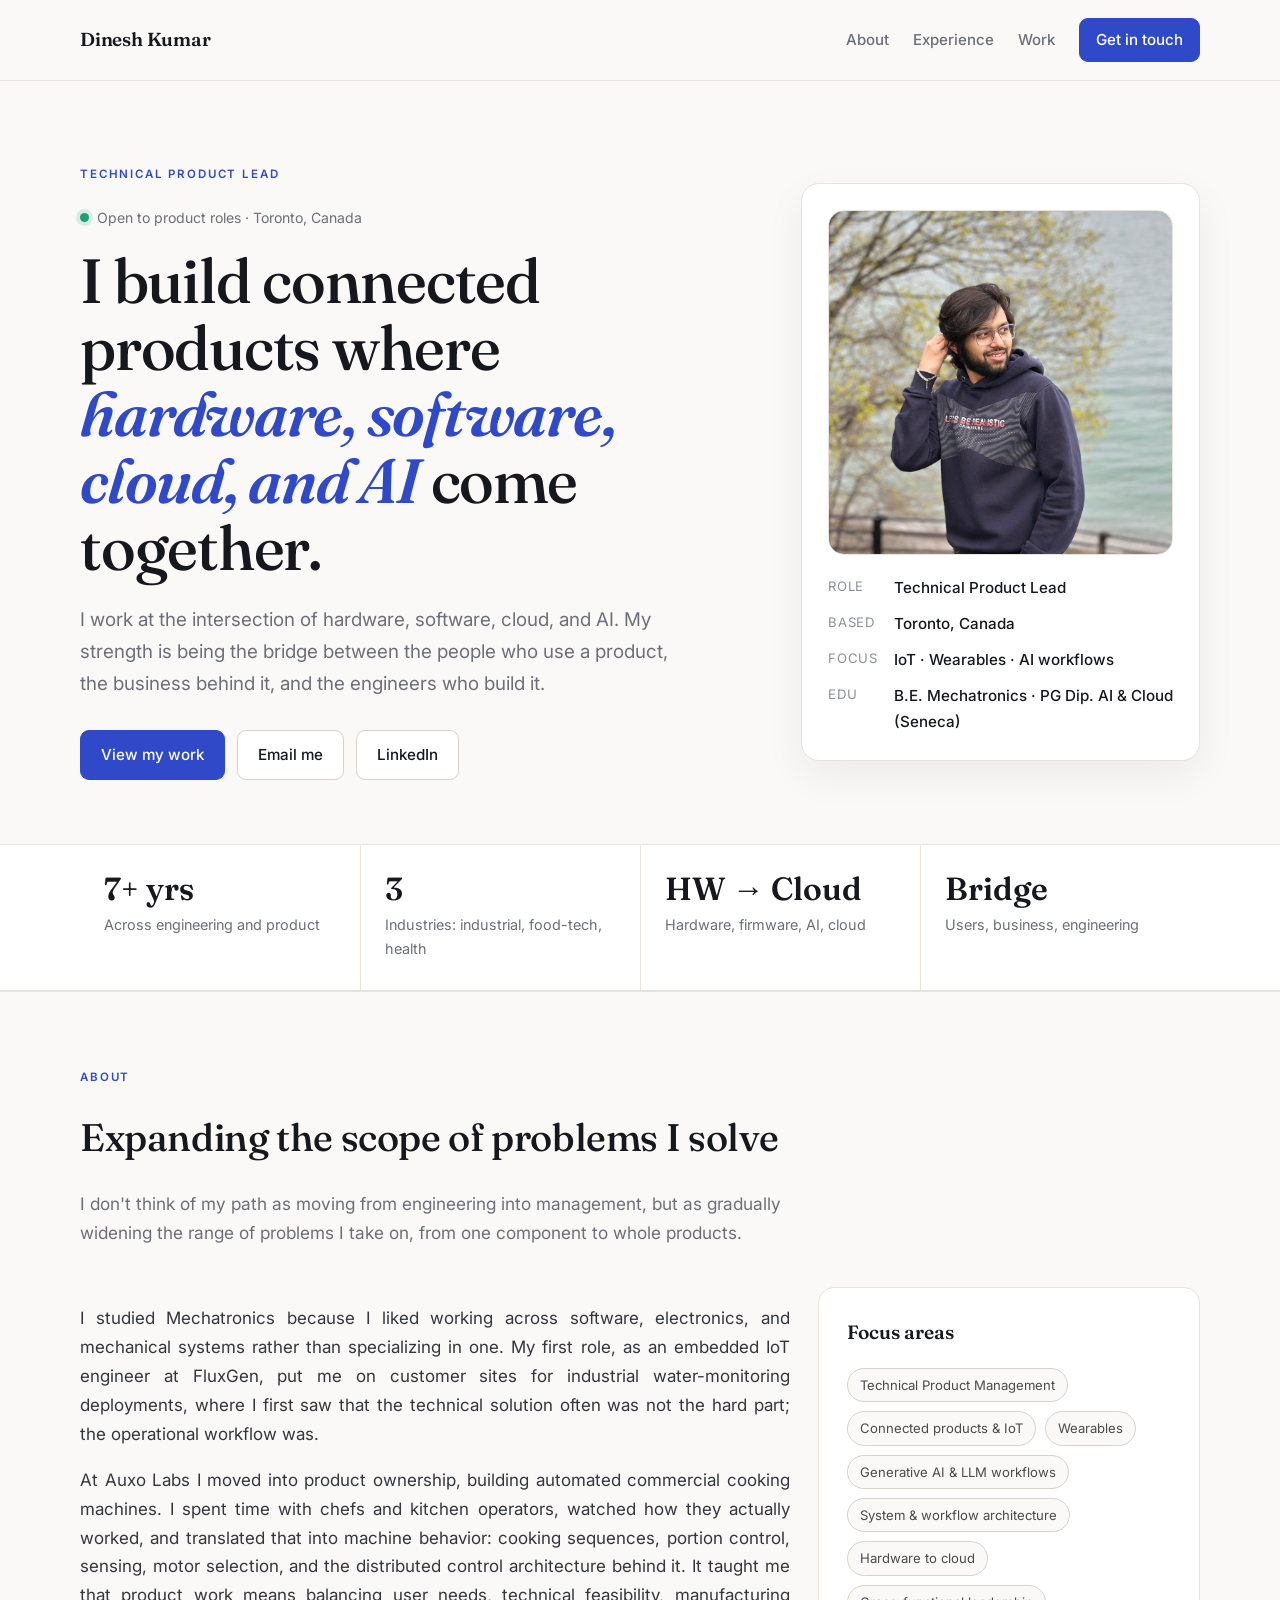
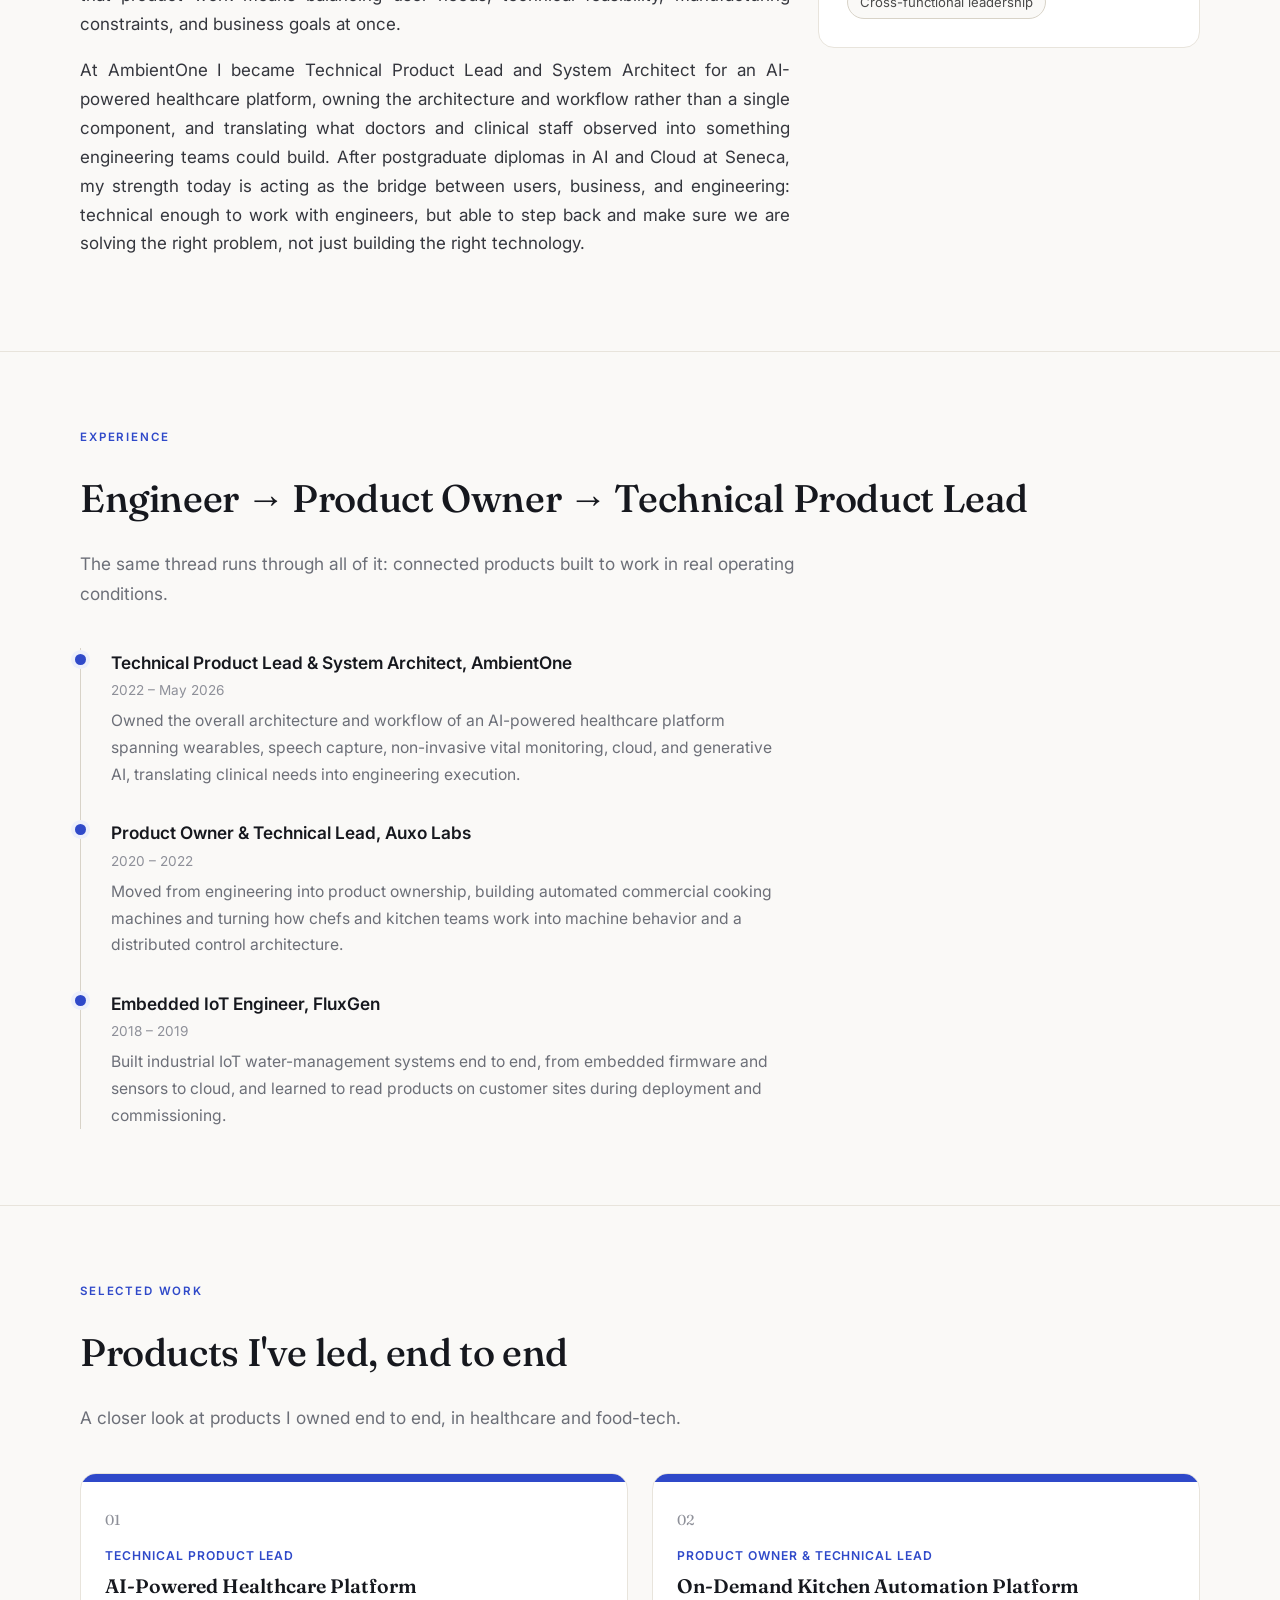
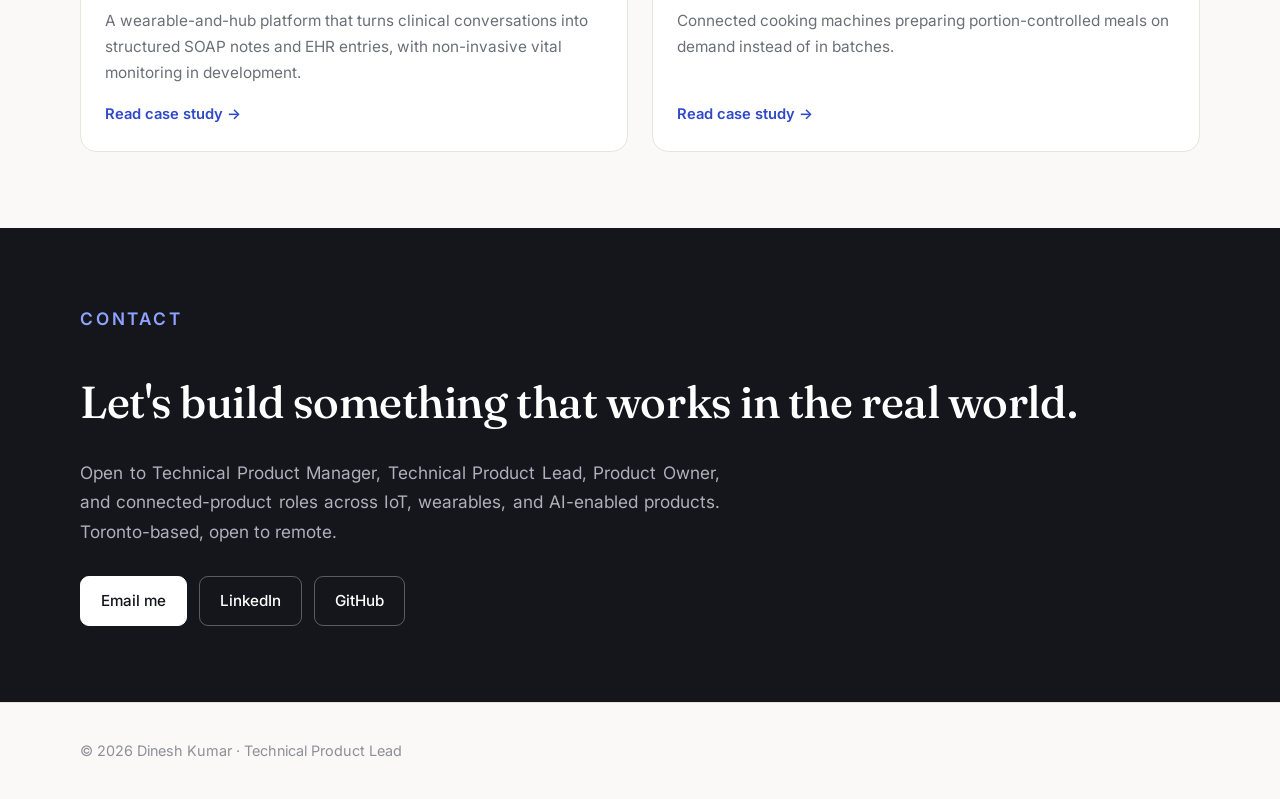
<file: index.html>
<!DOCTYPE html>
<html lang="en">
<head>
  <meta charset="UTF-8" />
  <meta name="viewport" content="width=device-width, initial-scale=1.0" />
  <title>Dinesh Kumar | Technical Product Lead</title>
  <meta name="description" content="Dinesh Kumar, Technical Product Lead based in Toronto. Connected products across IoT, wearables, and AI-enabled workflows, from hardware to cloud." />
  <meta name="author" content="Dinesh Kumar" />
  <link rel="canonical" href="https://dineshkumarmjb.github.io/" />
  <meta name="theme-color" content="#2f49c9" />

  <meta property="og:type" content="website" />
  <meta property="og:url" content="https://dineshkumarmjb.github.io/" />
  <meta property="og:title" content="Dinesh Kumar | Technical Product Lead" />
  <meta property="og:description" content="Connected products across IoT, wearables, and AI-enabled workflows, from hardware to cloud. Toronto-based." />
  <meta property="og:image" content="https://dineshkumarmjb.github.io/1.jpg" />

  <meta name="twitter:card" content="summary_large_image" />
  <meta name="twitter:title" content="Dinesh Kumar | Technical Product Lead" />
  <meta name="twitter:description" content="Connected products across IoT, wearables, and AI-enabled workflows, from hardware to cloud. Toronto-based." />
  <meta name="twitter:image" content="https://dineshkumarmjb.github.io/1.jpg" />

  <link rel="icon" href="data:image/svg+xml,%3Csvg xmlns='http://www.w3.org/2000/svg' viewBox='0 0 64 64'%3E%3Crect width='64' height='64' rx='14' fill='%232f49c9'/%3E%3Ctext x='32' y='43' font-family='Georgia,serif' font-size='30' font-weight='600' fill='white' text-anchor='middle'%3EDK%3C/text%3E%3C/svg%3E" />

  <script type="application/ld+json">
  {
    "@context": "https://schema.org",
    "@type": "Person",
    "name": "Dinesh Kumar",
    "jobTitle": "Technical Product Lead",
    "url": "https://dineshkumarmjb.github.io/",
    "image": "https://dineshkumarmjb.github.io/1.jpg",
    "sameAs": [
      "https://www.linkedin.com/in/dinesh-kumar-manikka-balakrishnan-a70b88157",
      "https://github.com/dineshkumarmjb"
    ],
    "address": { "@type": "PostalAddress", "addressLocality": "Toronto", "addressRegion": "ON", "addressCountry": "CA" },
    "knowsAbout": ["IoT", "Wearables", "AI workflows", "Technical Product Management", "System Architecture", "Edge-to-cloud systems"]
  }
  </script>

  <link rel="stylesheet" href="assets/style.css" />
</head>

<body>
  <header>
    <div class="container nav">
      <div class="brand"><a href="index.html">Dinesh Kumar</a></div>
      <div class="nav-right">
        <nav class="nav-links">
          <a href="#about">About</a>
          <a href="#work">Experience</a>
          <a href="#projects">Work</a>
        </nav>
        <a class="button primary" href="#contact" style="padding:8px 16px;">Get in touch</a>
      </div>
    </div>
  </header>

  <main>
    <!-- ===================== HERO ===================== -->
    <section class="hero">
      <div class="container hero-grid">
        <div>
          <p class="eyebrow">Technical Product Lead</p>
          <div class="status"><span class="dot"></span> Open to product roles · Toronto, Canada</div>
          <h1>I build connected products where <span class="accent">hardware, software, cloud, and AI</span> come together.</h1>
          <p class="lead">
            I work at the intersection of hardware, software, cloud, and AI. My strength is being the bridge
            between the people who use a product, the business behind it, and the engineers who build it.
          </p>
          <div class="cta">
            <a class="button primary" href="#projects">View my work</a>
            <a class="button" href="mailto:dineshkumarmjb@gmail.com">Email me</a>
            <a class="button" href="https://www.linkedin.com/in/dinesh-kumar-manikka-balakrishnan-a70b88157" target="_blank" rel="noopener">LinkedIn</a>
          </div>
        </div>

        <aside class="snapshot">
          <img class="photo" src="1.jpg" alt="Dinesh Kumar" />
          <dl>
            <dt>Role</dt><dd>Technical Product Lead</dd>
            <dt>Based</dt><dd>Toronto, Canada</dd>
            <dt>Focus</dt><dd>IoT · Wearables · AI workflows</dd>
            <dt>Edu</dt><dd>B.E. Mechatronics · PG Dip. AI &amp; Cloud (Seneca)</dd>
          </dl>
        </aside>
      </div>
    </section>

    <!-- ===================== STATS STRIP ===================== -->
    <div class="stats">
      <div class="container stats-grid">
        <div class="stat"><div class="num">7+ yrs</div><div class="lbl">Across engineering and product</div></div>
        <div class="stat"><div class="num">3</div><div class="lbl">Industries: industrial, food-tech, health</div></div>
        <div class="stat"><div class="num">HW → Cloud</div><div class="lbl">Hardware, firmware, AI, cloud</div></div>
        <div class="stat"><div class="num">Bridge</div><div class="lbl">Users, business, engineering</div></div>
      </div>
    </div>

    <!-- ===================== ABOUT ===================== -->
    <section id="about" class="bordered">
      <div class="container">
        <p class="eyebrow">About</p>
        <h2 class="section-title">Expanding the scope of problems I solve</h2>
        <p class="section-lead">
          I don't think of my path as moving from engineering into management, but as gradually widening the
          range of problems I take on, from one component to whole products.
        </p>

        <div class="about-grid">
          <div>
            <p>
              I studied Mechatronics because I liked working across software, electronics, and mechanical systems
              rather than specializing in one. My first role, as an embedded IoT engineer at FluxGen, put me on
              customer sites for industrial water-monitoring deployments, where I first saw that the technical
              solution often was not the hard part; the operational workflow was.
            </p>
            <p>
              At Auxo Labs I moved into product ownership, building automated commercial cooking machines. I spent
              time with chefs and kitchen operators, watched how they actually worked, and translated that into
              machine behavior: cooking sequences, portion control, sensing, motor selection, and the distributed
              control architecture behind it. It taught me that product work means balancing user needs, technical
              feasibility, manufacturing constraints, and business goals at once.
            </p>
            <p>
              At AmbientOne I became Technical Product Lead and System Architect for an AI-powered healthcare
              platform, owning the architecture and workflow rather than a single component, and translating what
              doctors and clinical staff observed into something engineering teams could build. After postgraduate
              diplomas in AI and Cloud at Seneca, my strength today is acting as the bridge between users, business,
              and engineering: technical enough to work with engineers, but able to step back and make sure we are
              solving the right problem, not just building the right technology.
            </p>
          </div>
          <div class="card">
            <h3>Focus areas</h3>
            <div class="tags">
              <span class="tag">Technical Product Management</span>
              <span class="tag">Connected products &amp; IoT</span>
              <span class="tag">Wearables</span>
              <span class="tag">Generative AI &amp; LLM workflows</span>
              <span class="tag">System &amp; workflow architecture</span>
              <span class="tag">Hardware to cloud</span>
              <span class="tag">Cross-functional leadership</span>
            </div>
          </div>
        </div>
      </div>
    </section>

    <!-- ===================== EXPERIENCE ===================== -->
    <section id="work" class="bordered">
      <div class="container">
        <p class="eyebrow">Experience</p>
        <h2 class="section-title">Engineer → Product Owner → Technical Product Lead</h2>
        <p class="section-lead">The same thread runs through all of it: connected products built to work in real operating conditions.</p>
        <ul class="timeline">
          <li>
            <div class="role">Technical Product Lead &amp; System Architect, AmbientOne</div>
            <div class="meta">2022 – May 2026</div>
            <div class="desc">Owned the overall architecture and workflow of an AI-powered healthcare platform spanning wearables, speech capture, non-invasive vital monitoring, cloud, and generative AI, translating clinical needs into engineering execution.</div>
          </li>
          <li>
            <div class="role">Product Owner &amp; Technical Lead, Auxo Labs</div>
            <div class="meta">2020 – 2022</div>
            <div class="desc">Moved from engineering into product ownership, building automated commercial cooking machines and turning how chefs and kitchen teams work into machine behavior and a distributed control architecture.</div>
          </li>
          <li>
            <div class="role">Embedded IoT Engineer, FluxGen</div>
            <div class="meta">2018 – 2019</div>
            <div class="desc">Built industrial IoT water-management systems end to end, from embedded firmware and sensors to cloud, and learned to read products on customer sites during deployment and commissioning.</div>
          </li>
        </ul>
      </div>
    </section>

    <!-- ===================== WORK / PROJECTS ===================== -->
    <section id="projects" class="bordered">
      <div class="container">
        <p class="eyebrow">Selected work</p>
        <h2 class="section-title">Products I've led, end to end</h2>
        <p class="section-lead">A closer look at products I owned end to end, in healthcare and food-tech.</p>

        <div class="projects">
          <article class="project-card">
            <div class="top"></div>
            <div class="body">
              <div class="idx">01</div>
              <p class="role-line">Technical Product Lead</p>
              <h3>AI-Powered Healthcare Platform</h3>
              <p>A wearable-and-hub platform that turns clinical conversations into structured SOAP notes and EHR entries, with non-invasive vital monitoring in development.</p>
              <a class="readmore" href="projects/ai-healthcare-platform.html">Read case study &rarr;</a>
            </div>
          </article>

          <article class="project-card">
            <div class="top"></div>
            <div class="body">
              <div class="idx">02</div>
              <p class="role-line">Product Owner &amp; Technical Lead</p>
              <h3>On-Demand Kitchen Automation Platform</h3>
              <p>Connected cooking machines preparing portion-controlled meals on demand instead of in batches.</p>
              <a class="readmore" href="projects/kitchen-automation-platform.html">Read case study &rarr;</a>
            </div>
          </article>
        </div>
      </div>
    </section>

    <!-- ===================== CONTACT (dark band) ===================== -->
    <section id="contact" class="band">
      <div class="container">
        <p class="eyebrow">Contact</p>
        <h2>Let's build something that works in the real world.</h2>
        <p>
          Open to Technical Product Manager, Technical Product Lead, Product Owner, and connected-product roles
          across IoT, wearables, and AI-enabled products. Toronto-based, open to remote.
        </p>
        <div class="cta">
          <a class="button light" href="mailto:dineshkumarmjb@gmail.com">Email me</a>
          <a class="button ghost-light" href="https://www.linkedin.com/in/dinesh-kumar-manikka-balakrishnan-a70b88157" target="_blank" rel="noopener">LinkedIn</a>
          <a class="button ghost-light" href="https://github.com/dineshkumarmjb" target="_blank" rel="noopener">GitHub</a>
        </div>
      </div>
    </section>
  </main>

  <footer class="footer">
    <div class="container">© 2026 Dinesh Kumar · Technical Product Lead</div>
  </footer>
</body>
</html>
</file>
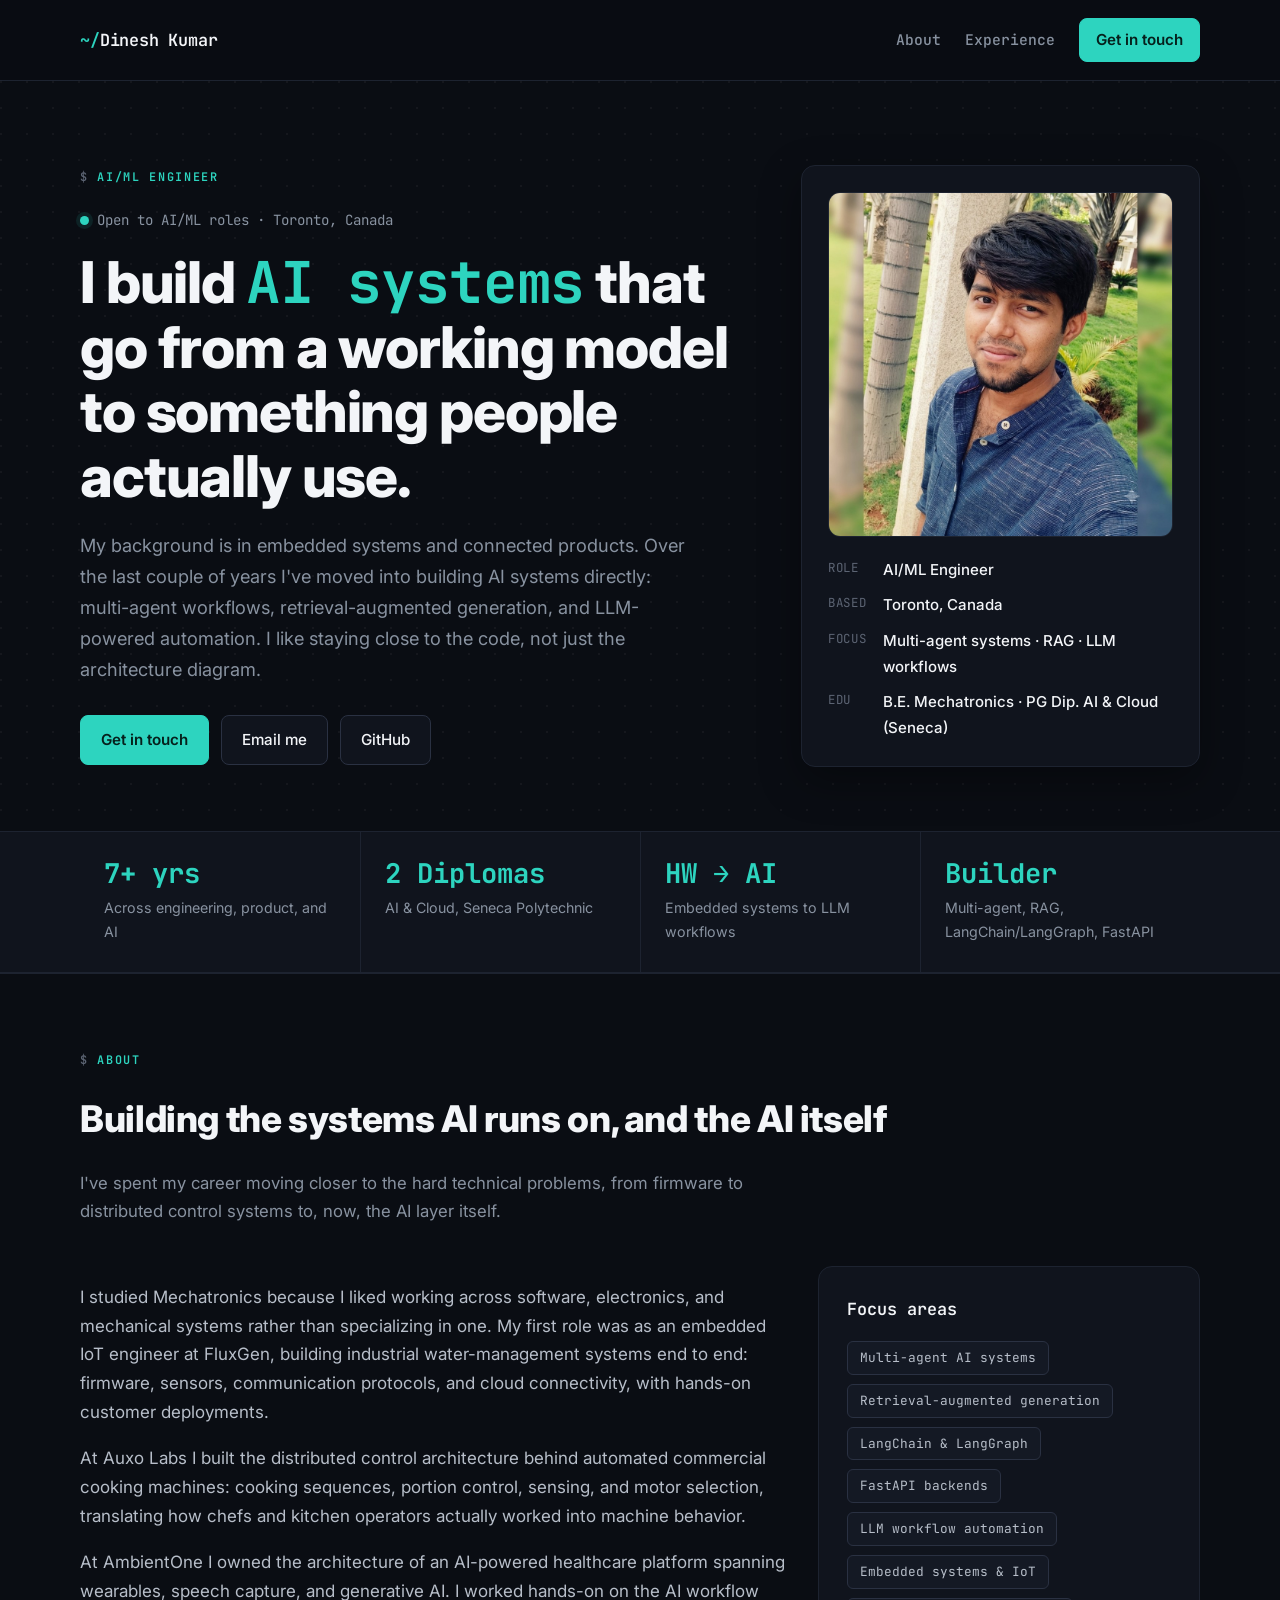
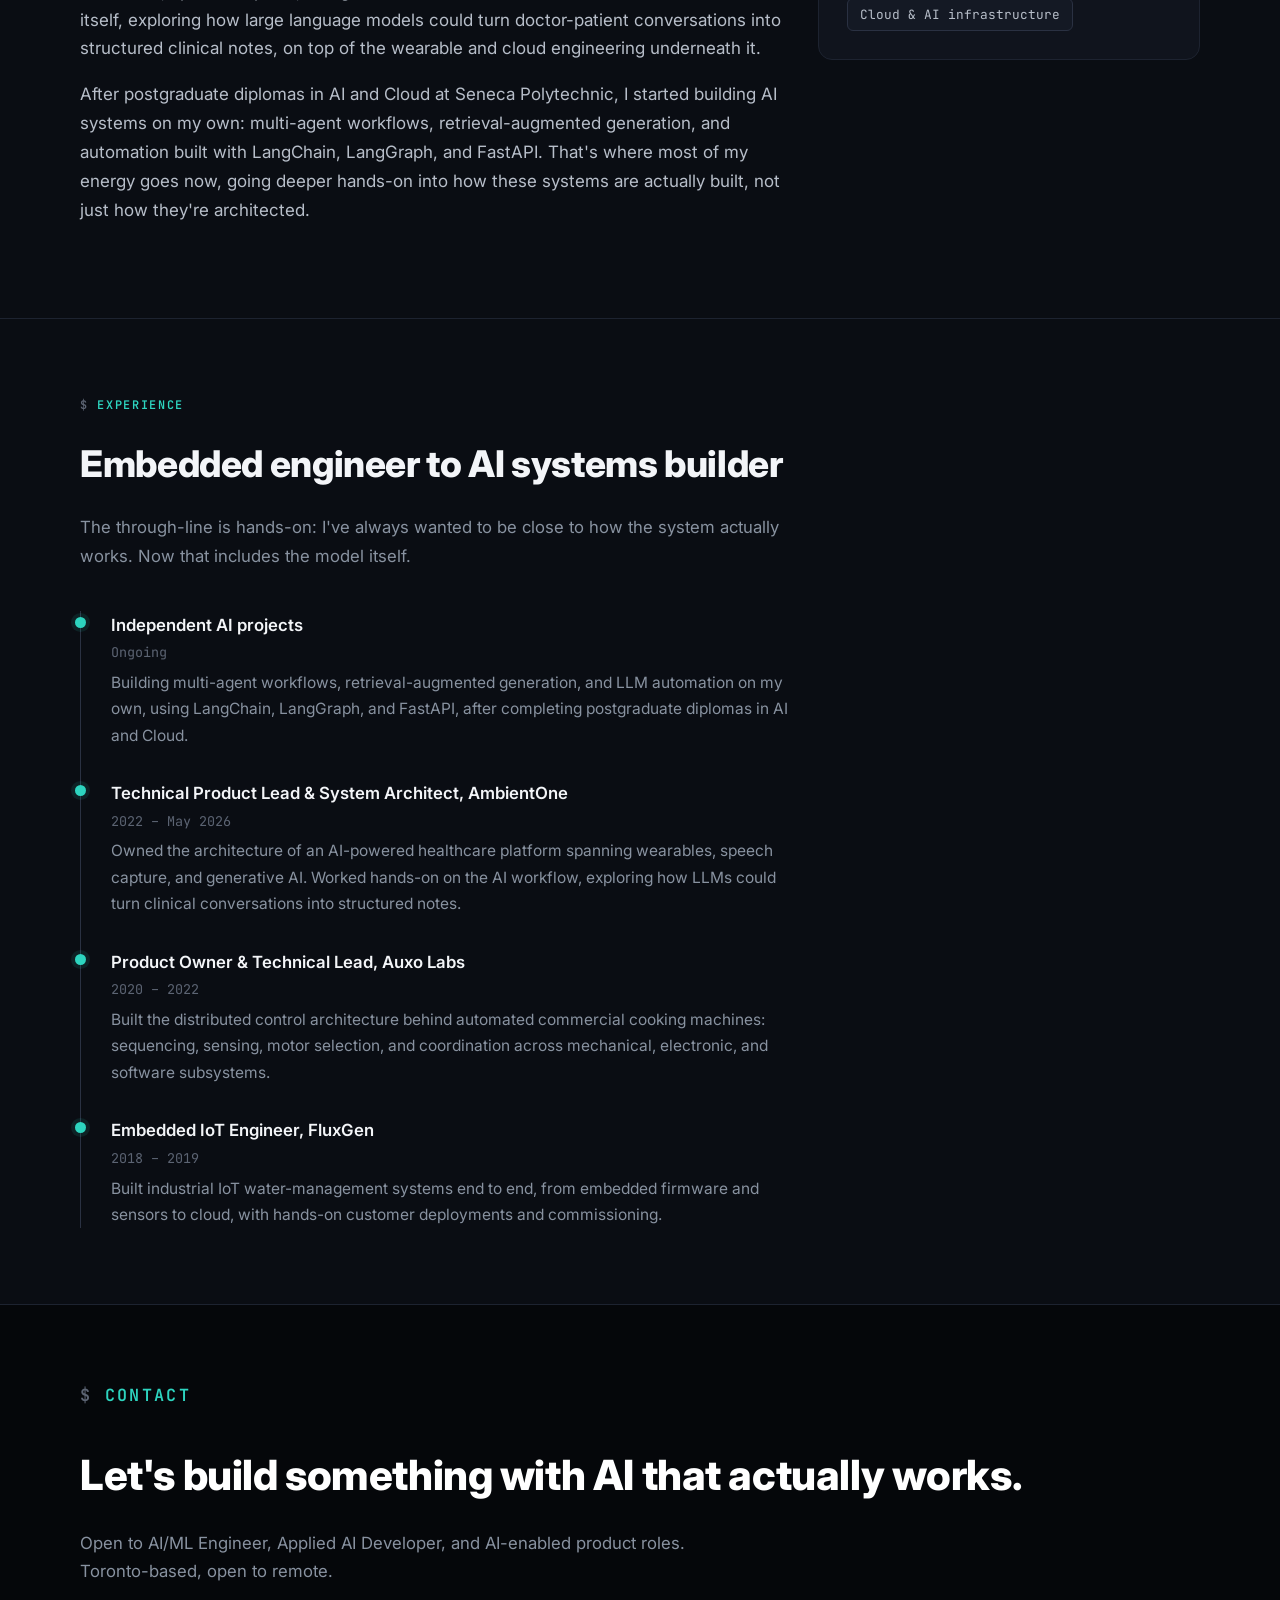
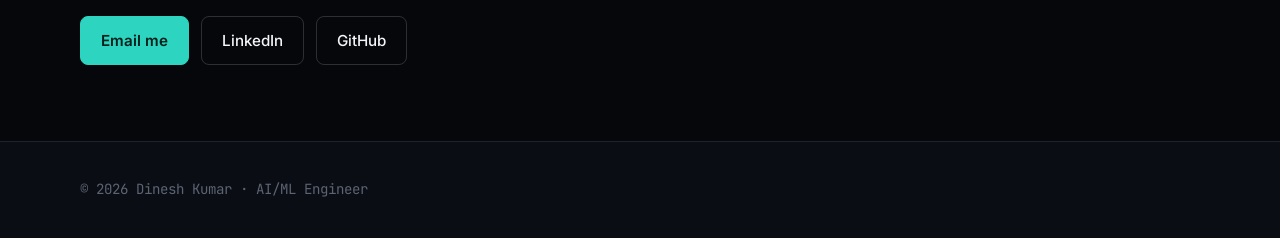
<file: ai-portfolio/index.html>
<!DOCTYPE html>
<html lang="en">
<head>
  <meta charset="UTF-8" />
  <meta name="viewport" content="width=device-width, initial-scale=1.0" />
  <title>Dinesh Kumar | AI/ML Engineer</title>
  <meta name="description" content="Dinesh Kumar, AI/ML Engineer based in Toronto. Builds multi-agent systems, RAG pipelines, and LLM-powered workflows, with a background in embedded systems and connected products." />
  <meta name="author" content="Dinesh Kumar" />
  <link rel="canonical" href="https://dineshkumarmjb.github.io/ai-portfolio/" />
  <meta name="theme-color" content="#0a0d13" />

  <meta property="og:type" content="website" />
  <meta property="og:url" content="https://dineshkumarmjb.github.io/ai-portfolio/" />
  <meta property="og:title" content="Dinesh Kumar | AI/ML Engineer" />
  <meta property="og:description" content="Builds multi-agent systems, RAG pipelines, and LLM-powered workflows, with a background in embedded systems and connected products. Toronto-based." />
  <meta property="og:image" content="https://dineshkumarmjb.github.io/ai-portfolio/1.jpg" />

  <meta name="twitter:card" content="summary_large_image" />
  <meta name="twitter:title" content="Dinesh Kumar | AI/ML Engineer" />
  <meta name="twitter:description" content="Builds multi-agent systems, RAG pipelines, and LLM-powered workflows, with a background in embedded systems and connected products. Toronto-based." />
  <meta name="twitter:image" content="https://dineshkumarmjb.github.io/ai-portfolio/1.jpg" />

  <link rel="icon" href="data:image/svg+xml,%3Csvg xmlns='http://www.w3.org/2000/svg' viewBox='0 0 64 64'%3E%3Crect width='64' height='64' rx='14' fill='%230a0d13'/%3E%3Ctext x='32' y='43' font-family='monospace' font-size='26' font-weight='700' fill='%232dd4bf' text-anchor='middle'%3EDK%3C/text%3E%3C/svg%3E" />

  <script type="application/ld+json">
  {
    "@context": "https://schema.org",
    "@type": "Person",
    "name": "Dinesh Kumar",
    "jobTitle": "AI/ML Engineer",
    "url": "https://dineshkumarmjb.github.io/ai-portfolio/",
    "image": "https://dineshkumarmjb.github.io/ai-portfolio/1.jpg",
    "sameAs": [
      "https://www.linkedin.com/in/dinesh-kumar-manikka-balakrishnan-a70b88157",
      "https://github.com/dineshkumarmjb"
    ],
    "address": { "@type": "PostalAddress", "addressLocality": "Toronto", "addressRegion": "ON", "addressCountry": "CA" },
    "knowsAbout": ["Multi-agent systems", "Retrieval-augmented generation", "LangChain", "LangGraph", "FastAPI", "LLM workflow automation", "Embedded systems", "Cloud infrastructure"]
  }
  </script>

  <link rel="stylesheet" href="assets/style.css" />
</head>

<body>
  <header>
    <div class="container nav">
      <div class="brand"><a href="index.html">Dinesh Kumar</a></div>
      <div class="nav-right">
        <nav class="nav-links">
          <a href="#about">About</a>
          <a href="#work">Experience</a>
        </nav>
        <a class="button primary" href="#contact" style="padding:8px 16px;">Get in touch</a>
      </div>
    </div>
  </header>

  <main>
    <!-- ===================== HERO ===================== -->
    <section class="hero">
      <div class="container hero-grid">
        <div>
          <p class="eyebrow">AI/ML Engineer</p>
          <div class="status"><span class="dot"></span> Open to AI/ML roles · Toronto, Canada</div>
          <h1>I build <span class="accent">AI systems</span> that go from a working model to something people actually use.</h1>
          <p class="lead">
            My background is in embedded systems and connected products. Over the last couple of years I've moved
            into building AI systems directly: multi-agent workflows, retrieval-augmented generation, and
            LLM-powered automation. I like staying close to the code, not just the architecture diagram.
          </p>
          <div class="cta">
            <a class="button primary" href="#contact">Get in touch</a>
            <a class="button" href="mailto:dineshkumarmjb@gmail.com">Email me</a>
            <a class="button" href="https://github.com/dineshkumarmjb" target="_blank" rel="noopener">GitHub</a>
          </div>
        </div>

        <aside class="snapshot">
          <img class="photo" src="1.jpg" alt="Dinesh Kumar" />
          <dl>
            <dt>Role</dt><dd>AI/ML Engineer</dd>
            <dt>Based</dt><dd>Toronto, Canada</dd>
            <dt>Focus</dt><dd>Multi-agent systems · RAG · LLM workflows</dd>
            <dt>Edu</dt><dd>B.E. Mechatronics · PG Dip. AI &amp; Cloud (Seneca)</dd>
          </dl>
        </aside>
      </div>
    </section>

    <!-- ===================== STATS STRIP ===================== -->
    <div class="stats">
      <div class="container stats-grid">
        <div class="stat"><div class="num">7+ yrs</div><div class="lbl">Across engineering, product, and AI</div></div>
        <div class="stat"><div class="num">2 Diplomas</div><div class="lbl">AI &amp; Cloud, Seneca Polytechnic</div></div>
        <div class="stat"><div class="num">HW → AI</div><div class="lbl">Embedded systems to LLM workflows</div></div>
        <div class="stat"><div class="num">Builder</div><div class="lbl">Multi-agent, RAG, LangChain/LangGraph, FastAPI</div></div>
      </div>
    </div>

    <!-- ===================== ABOUT ===================== -->
    <section id="about" class="bordered">
      <div class="container">
        <p class="eyebrow">About</p>
        <h2 class="section-title">Building the systems AI runs on, and the AI itself</h2>
        <p class="section-lead">
          I've spent my career moving closer to the hard technical problems, from firmware to distributed control
          systems to, now, the AI layer itself.
        </p>

        <div class="about-grid">
          <div>
            <p>
              I studied Mechatronics because I liked working across software, electronics, and mechanical systems
              rather than specializing in one. My first role was as an embedded IoT engineer at FluxGen, building
              industrial water-management systems end to end: firmware, sensors, communication protocols, and cloud
              connectivity, with hands-on customer deployments.
            </p>
            <p>
              At Auxo Labs I built the distributed control architecture behind automated commercial cooking
              machines: cooking sequences, portion control, sensing, and motor selection, translating how chefs and
              kitchen operators actually worked into machine behavior.
            </p>
            <p>
              At AmbientOne I owned the architecture of an AI-powered healthcare platform spanning wearables, speech
              capture, and generative AI. I worked hands-on on the AI workflow itself, exploring how large language
              models could turn doctor-patient conversations into structured clinical notes, on top of the wearable
              and cloud engineering underneath it.
            </p>
            <p>
              After postgraduate diplomas in AI and Cloud at Seneca Polytechnic, I started building AI systems on my
              own: multi-agent workflows, retrieval-augmented generation, and automation built with LangChain,
              LangGraph, and FastAPI. That's where most of my energy goes now, going deeper hands-on into how these
              systems are actually built, not just how they're architected.
            </p>
          </div>
          <div class="card">
            <h3>Focus areas</h3>
            <div class="tags">
              <span class="tag">Multi-agent AI systems</span>
              <span class="tag">Retrieval-augmented generation</span>
              <span class="tag">LangChain &amp; LangGraph</span>
              <span class="tag">FastAPI backends</span>
              <span class="tag">LLM workflow automation</span>
              <span class="tag">Embedded systems &amp; IoT</span>
              <span class="tag">Cloud &amp; AI infrastructure</span>
            </div>
          </div>
        </div>
      </div>
    </section>

    <!-- ===================== EXPERIENCE ===================== -->
    <section id="work" class="bordered">
      <div class="container">
        <p class="eyebrow">Experience</p>
        <h2 class="section-title">Embedded engineer to AI systems builder</h2>
        <p class="section-lead">The through-line is hands-on: I've always wanted to be close to how the system actually works. Now that includes the model itself.</p>
        <ul class="timeline">
          <li>
            <div class="role">Independent AI projects</div>
            <div class="meta">Ongoing</div>
            <div class="desc">Building multi-agent workflows, retrieval-augmented generation, and LLM automation on my own, using LangChain, LangGraph, and FastAPI, after completing postgraduate diplomas in AI and Cloud.</div>
          </li>
          <li>
            <div class="role">Technical Product Lead &amp; System Architect, AmbientOne</div>
            <div class="meta">2022 – May 2026</div>
            <div class="desc">Owned the architecture of an AI-powered healthcare platform spanning wearables, speech capture, and generative AI. Worked hands-on on the AI workflow, exploring how LLMs could turn clinical conversations into structured notes.</div>
          </li>
          <li>
            <div class="role">Product Owner &amp; Technical Lead, Auxo Labs</div>
            <div class="meta">2020 – 2022</div>
            <div class="desc">Built the distributed control architecture behind automated commercial cooking machines: sequencing, sensing, motor selection, and coordination across mechanical, electronic, and software subsystems.</div>
          </li>
          <li>
            <div class="role">Embedded IoT Engineer, FluxGen</div>
            <div class="meta">2018 – 2019</div>
            <div class="desc">Built industrial IoT water-management systems end to end, from embedded firmware and sensors to cloud, with hands-on customer deployments and commissioning.</div>
          </li>
        </ul>
      </div>
    </section>

    <!-- ===================== CONTACT (dark band) ===================== -->
    <section id="contact" class="band">
      <div class="container">
        <p class="eyebrow">Contact</p>
        <h2>Let's build something with AI that actually works.</h2>
        <p>
          Open to AI/ML Engineer, Applied AI Developer, and AI-enabled product roles. Toronto-based, open to remote.
        </p>
        <div class="cta">
          <a class="button light" href="mailto:dineshkumarmjb@gmail.com">Email me</a>
          <a class="button ghost-light" href="https://www.linkedin.com/in/dinesh-kumar-manikka-balakrishnan-a70b88157" target="_blank" rel="noopener">LinkedIn</a>
          <a class="button ghost-light" href="https://github.com/dineshkumarmjb" target="_blank" rel="noopener">GitHub</a>
        </div>
      </div>
    </section>
  </main>

  <footer class="footer">
    <div class="container">© 2026 Dinesh Kumar · AI/ML Engineer</div>
  </footer>
</body>
</html>
</file>
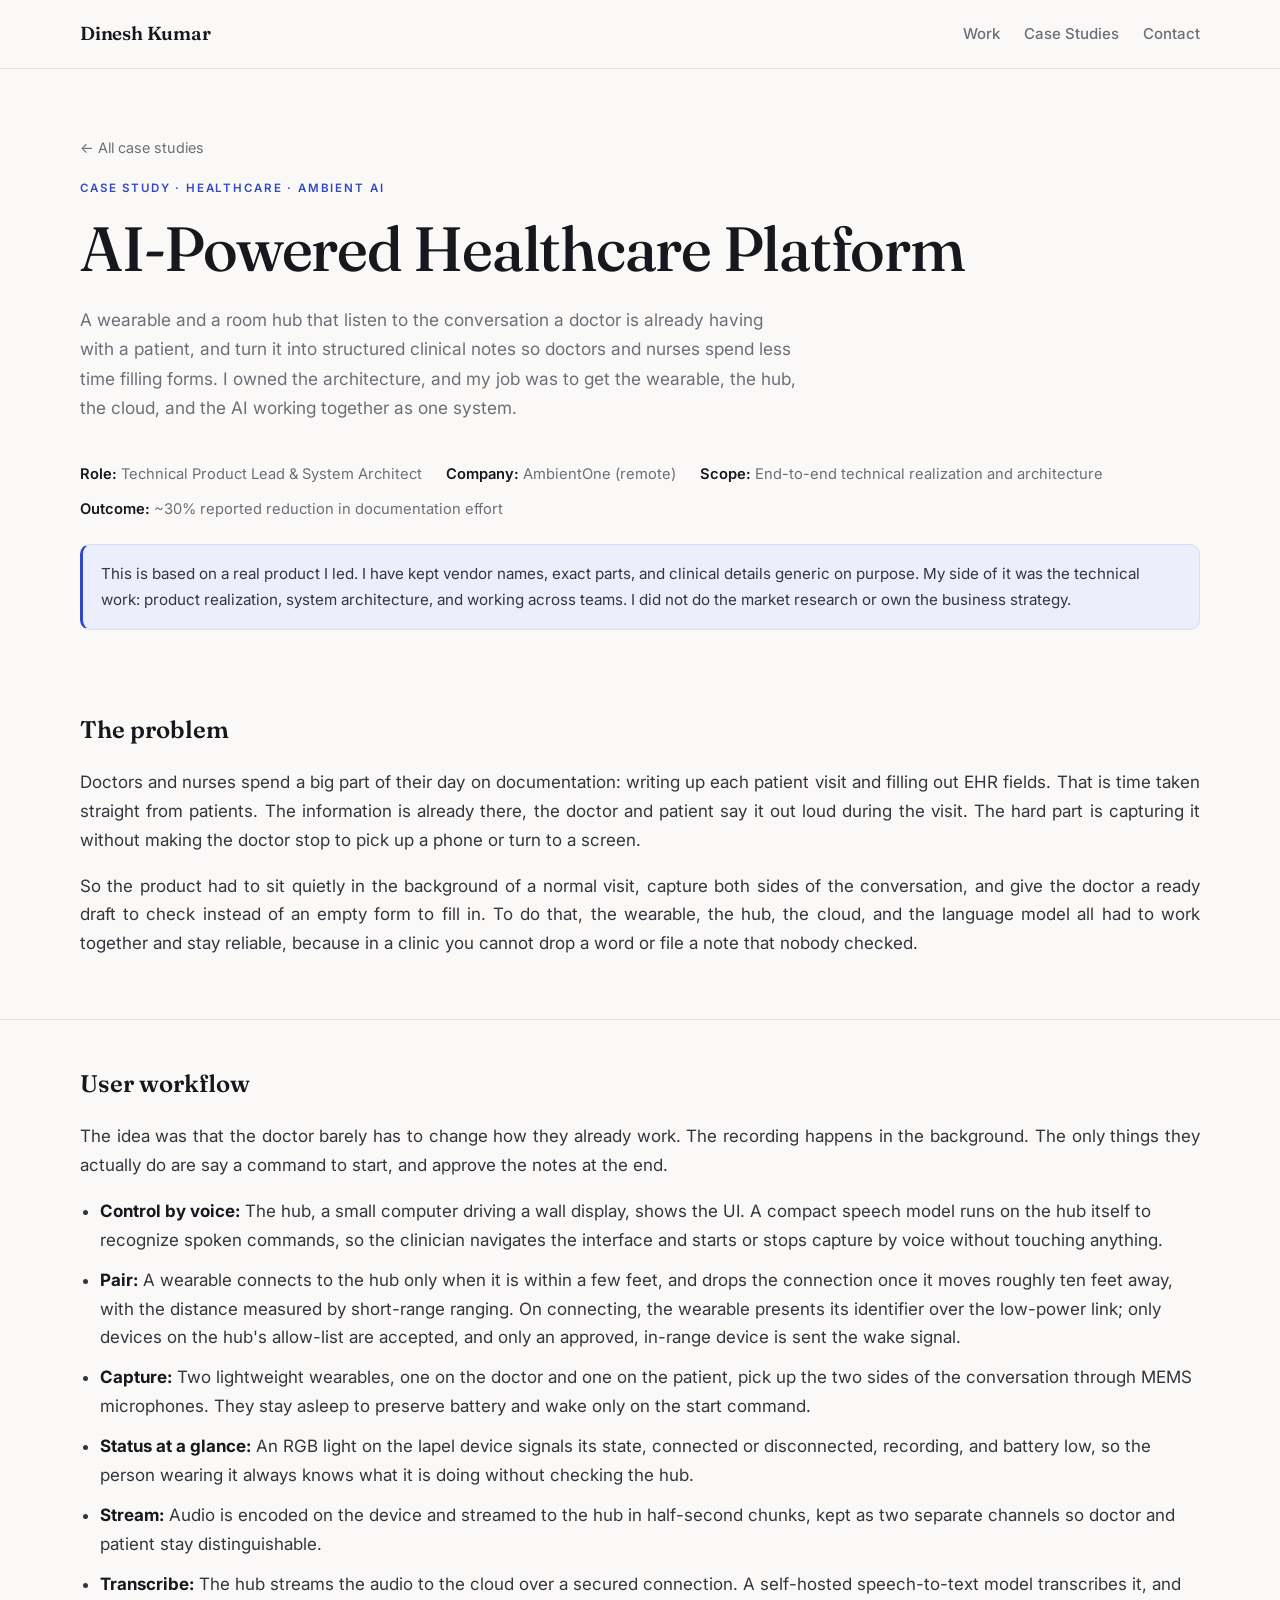
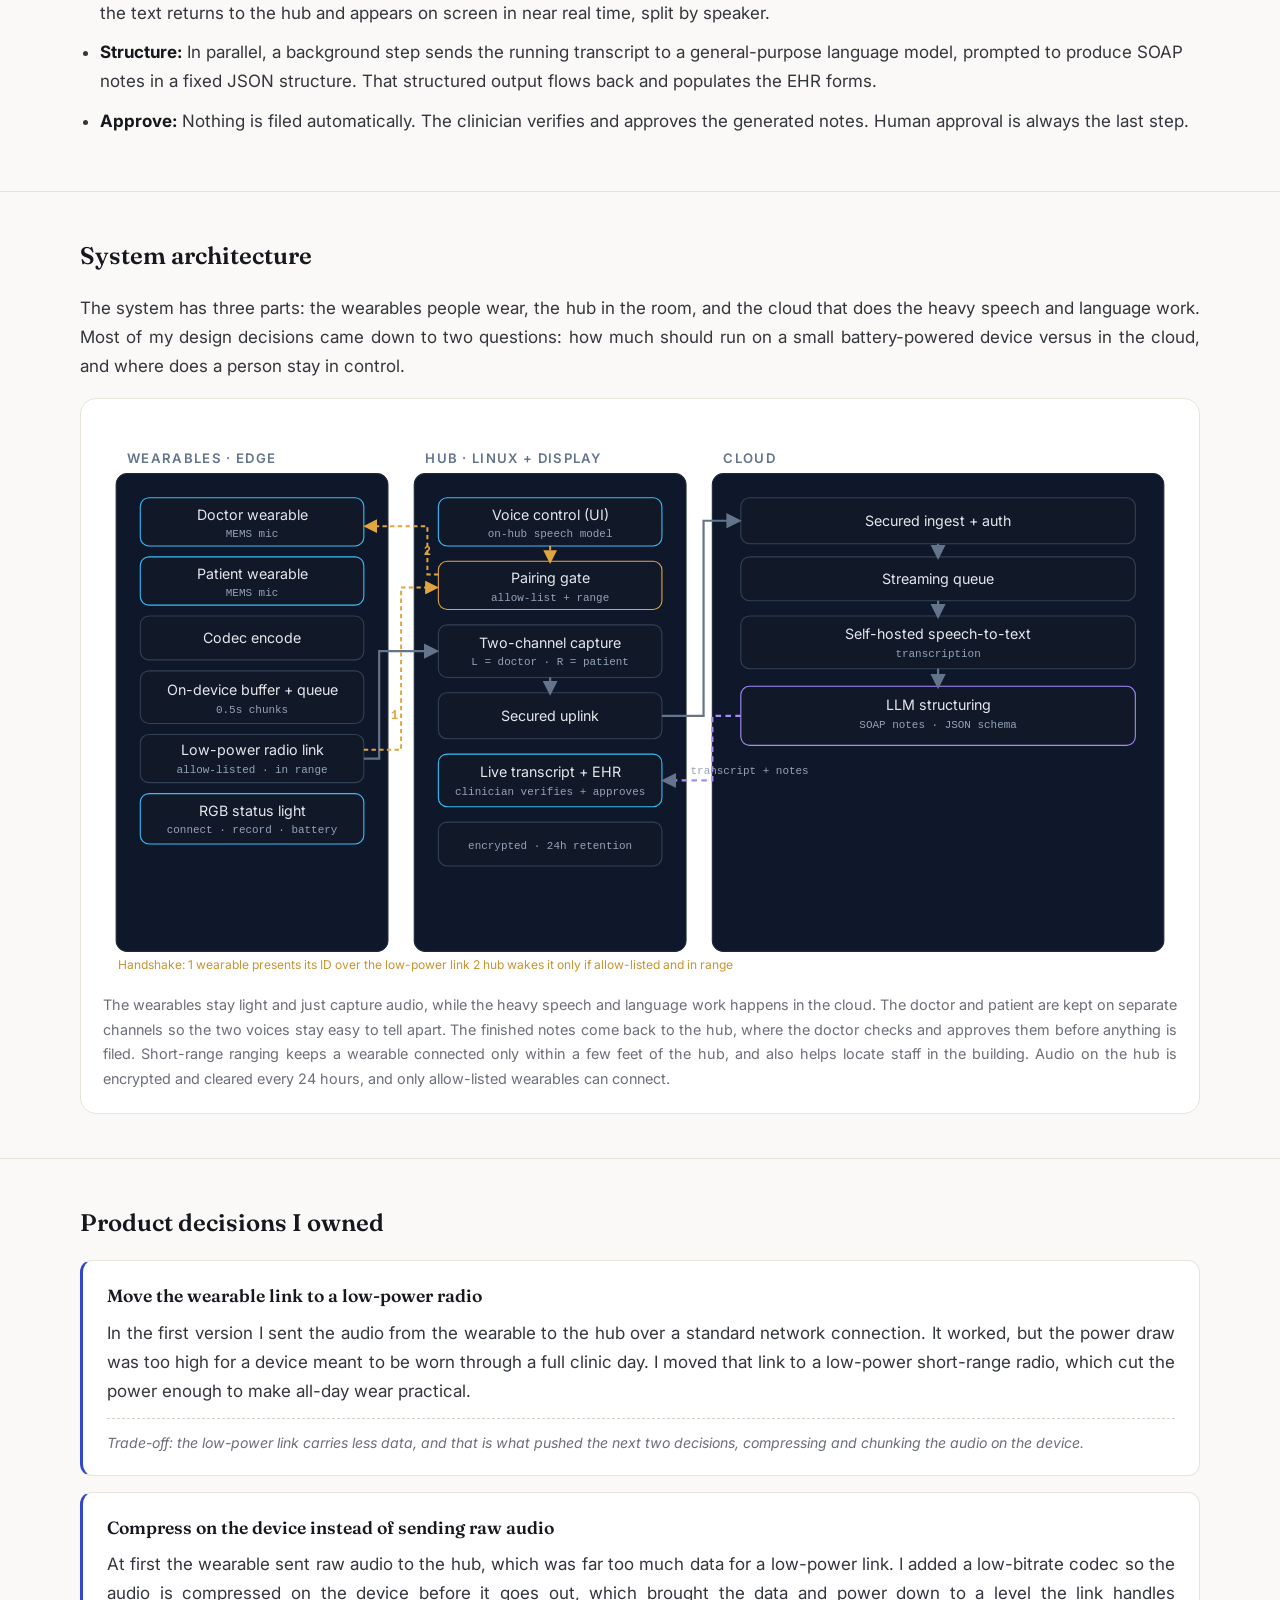
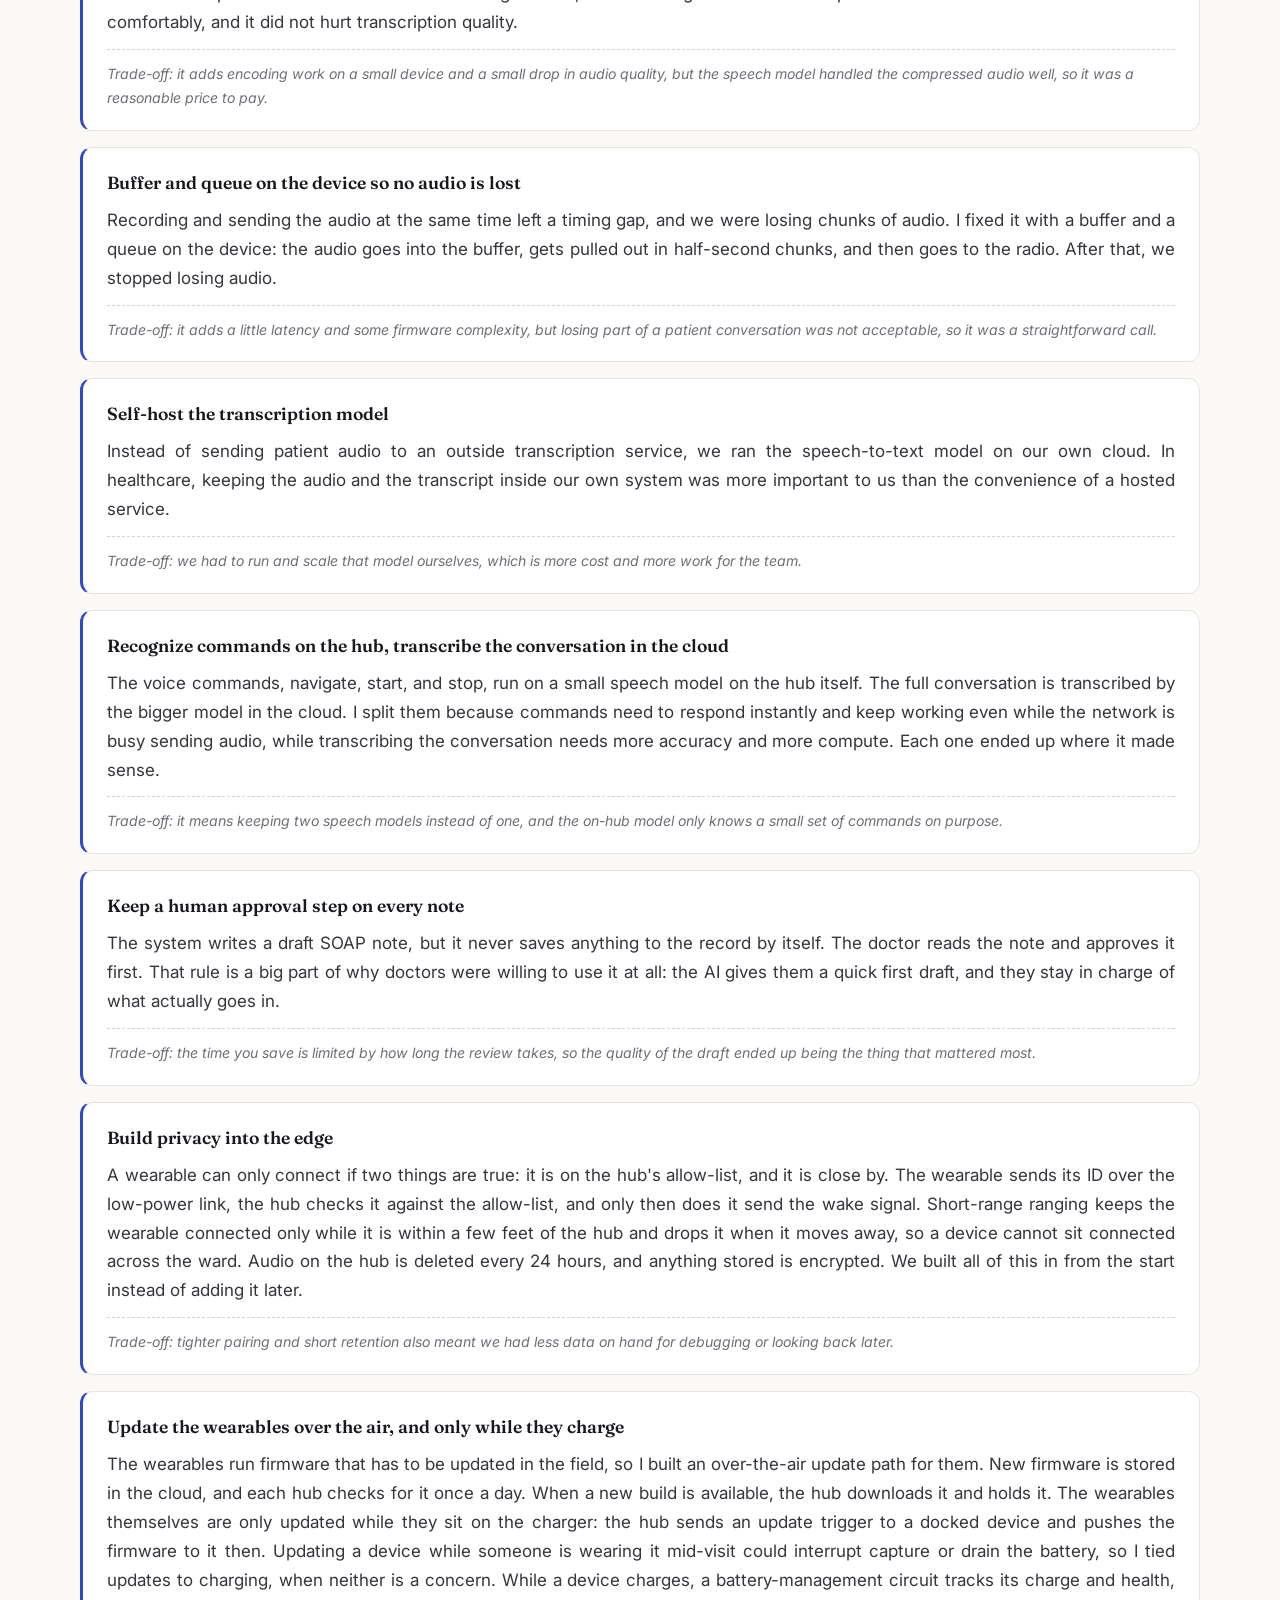
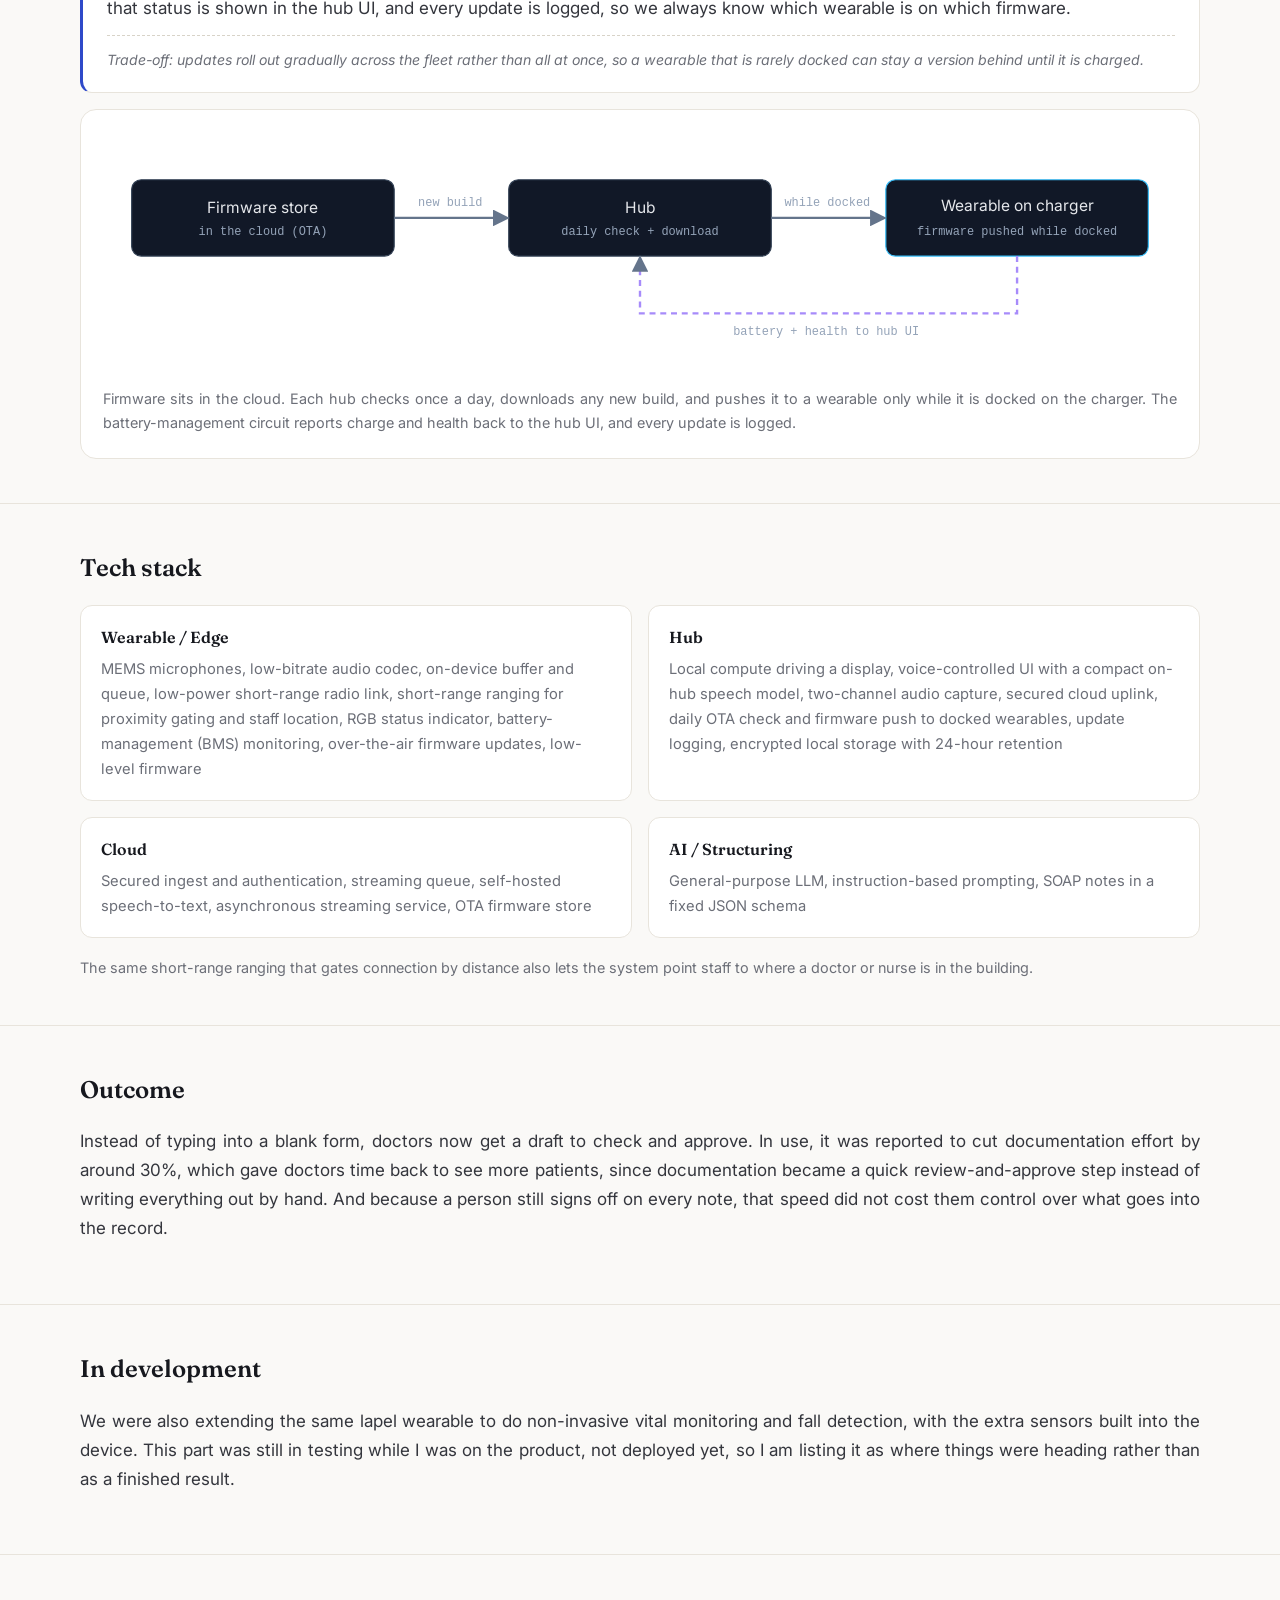
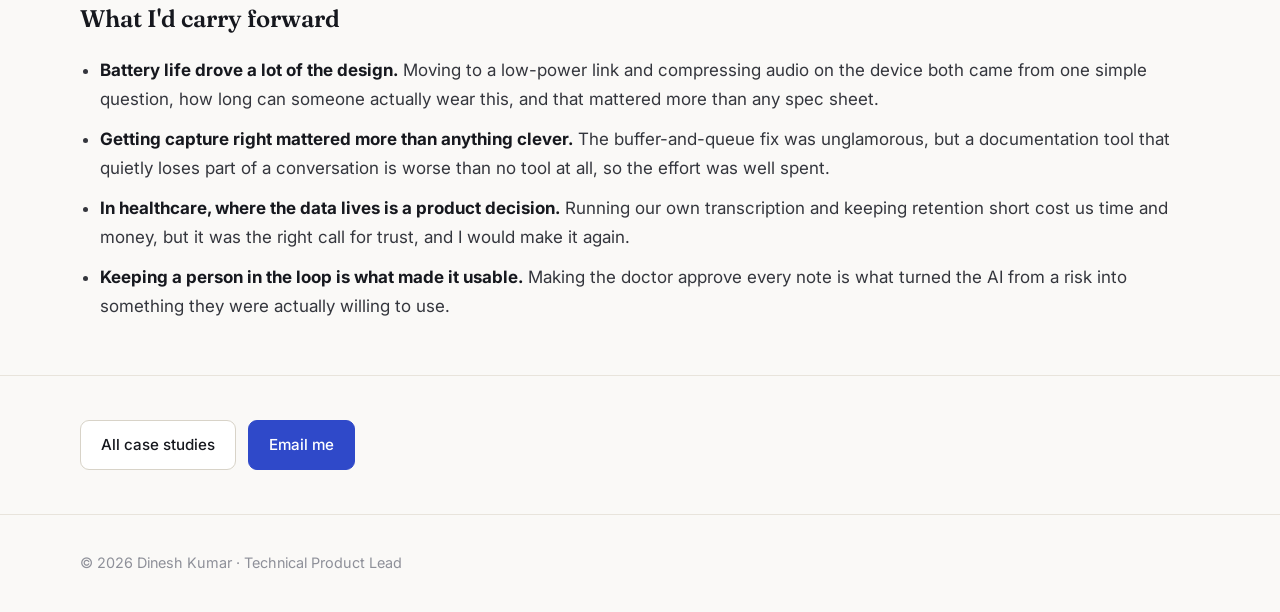
<file: projects/ai-healthcare-platform.html>
<!DOCTYPE html>
<html lang="en">
<head>
  <meta charset="UTF-8" />
  <meta name="viewport" content="width=device-width, initial-scale=1.0" />
  <title>AI-Powered Healthcare Platform | Dinesh Kumar</title>
  <meta name="description" content="Case study: a wearable-and-hub platform that captures clinical conversations and turns them into structured SOAP notes and EHR entries. Technical product leadership and system architecture." />
  <link rel="stylesheet" href="../assets/style.css" />
</head>
<body>
  <header>
    <div class="container nav">
      <div class="brand"><a href="../index.html">Dinesh Kumar</a></div>
      <nav class="nav-links">
        <a href="../index.html#work">Work</a>
        <a href="../index.html#projects">Case Studies</a>
        <a href="../index.html#contact">Contact</a>
      </nav>
    </div>
  </header>

  <main>
    <section class="cs-hero" style="border-top:none;">
      <div class="container">
        <a class="back-link" href="../index.html#projects">&larr; All case studies</a>
        <p class="eyebrow">Case study &middot; Healthcare &middot; Ambient AI</p>
        <h1>AI-Powered Healthcare Platform</h1>
        <p class="section-lead" style="margin-top:16px;">
          A wearable and a room hub that listen to the conversation a doctor is already having with a patient, and
          turn it into structured clinical notes so doctors and nurses spend less time filling forms. I owned the
          architecture, and my job was to get the wearable, the hub, the cloud, and the AI working together as one
          system.
        </p>
        <div class="cs-meta">
          <span><b>Role:</b> Technical Product Lead &amp; System Architect</span>
          <span><b>Company:</b> AmbientOne (remote)</span>
          <span><b>Scope:</b> End-to-end technical realization and architecture</span>
          <span><b>Outcome:</b> ~30% reported reduction in documentation effort</span>
        </div>
        <div class="note" style="margin-top:22px;">
          This is based on a real product I led. I have kept vendor names, exact parts, and clinical details generic
          on purpose. My side of it was the technical work: product realization, system architecture, and working
          across teams. I did not do the market research or own the business strategy.
        </div>
      </div>
    </section>

    <section class="cs-section" style="border-top:none;">
      <div class="container">
        <h2>The problem</h2>
        <p>
          Doctors and nurses spend a big part of their day on documentation: writing up each patient visit and
          filling out EHR fields. That is time taken straight from patients. The information is already there,
          the doctor and patient say it out loud during the visit. The hard part is capturing it without making
          the doctor stop to pick up a phone or turn to a screen.
        </p>
        <p>
          So the product had to sit quietly in the background of a normal visit, capture both sides of the
          conversation, and give the doctor a ready draft to check instead of an empty form to fill in. To do that,
          the wearable, the hub, the cloud, and the language model all had to work together and stay reliable,
          because in a clinic you cannot drop a word or file a note that nobody checked.
        </p>
      </div>
    </section>

    <section class="cs-section">
      <div class="container">
        <h2>User workflow</h2>
        <p>
          The idea was that the doctor barely has to change how they already work. The recording happens in the
          background. The only things they actually do are say a command to start, and approve the notes at the end.
        </p>
        <ul>
          <li><b>Control by voice:</b> The hub, a small computer driving a wall display, shows the UI. A compact speech model runs on the hub itself to recognize spoken commands, so the clinician navigates the interface and starts or stops capture by voice without touching anything.</li>
          <li><b>Pair:</b> A wearable connects to the hub only when it is within a few feet, and drops the connection once it moves roughly ten feet away, with the distance measured by short-range ranging. On connecting, the wearable presents its identifier over the low-power link; only devices on the hub's allow-list are accepted, and only an approved, in-range device is sent the wake signal.</li>
          <li><b>Capture:</b> Two lightweight wearables, one on the doctor and one on the patient, pick up the two sides of the conversation through MEMS microphones. They stay asleep to preserve battery and wake only on the start command.</li>
          <li><b>Status at a glance:</b> An RGB light on the lapel device signals its state, connected or disconnected, recording, and battery low, so the person wearing it always knows what it is doing without checking the hub.</li>
          <li><b>Stream:</b> Audio is encoded on the device and streamed to the hub in half-second chunks, kept as two separate channels so doctor and patient stay distinguishable.</li>
          <li><b>Transcribe:</b> The hub streams the audio to the cloud over a secured connection. A self-hosted speech-to-text model transcribes it, and the text returns to the hub and appears on screen in near real time, split by speaker.</li>
          <li><b>Structure:</b> In parallel, a background step sends the running transcript to a general-purpose language model, prompted to produce SOAP notes in a fixed JSON structure. That structured output flows back and populates the EHR forms.</li>
          <li><b>Approve:</b> Nothing is filed automatically. The clinician verifies and approves the generated notes. Human approval is always the last step.</li>
        </ul>
      </div>
    </section>

    <section class="cs-section">
      <div class="container">
        <h2>System architecture</h2>
        <p>
          The system has three parts: the wearables people wear, the hub in the room, and the cloud that does the
          heavy speech and language work. Most of my design decisions came down to two questions: how much should
          run on a small battery-powered device versus in the cloud, and where does a person stay in control.
        </p>
        <div class="cs-figure">
          <svg viewBox="0 0 980 508" xmlns="http://www.w3.org/2000/svg" role="img" aria-label="Architecture from paired wearables through a room hub to the cloud and back, including the pairing handshake">
            <defs>
              <marker id="arr" viewBox="0 0 10 10" refX="8" refY="5" markerWidth="7" markerHeight="7" orient="auto-start-reverse">
                <path d="M0 0 L10 5 L0 10 z" fill="#64748b"/>
              </marker>
              <marker id="arrc" viewBox="0 0 10 10" refX="8" refY="5" markerWidth="7" markerHeight="7" orient="auto-start-reverse">
                <path d="M0 0 L10 5 L0 10 z" fill="#e0a53f"/>
              </marker>
              <style>
                .lane { fill:#0f172a; stroke:#1f2937; }
                .lbl { fill:#64748b; font:600 12px Inter,sans-serif; letter-spacing:0.1em; }
                .box { fill:#111827; stroke:#334155; }
                .boxa { fill:#111827; stroke:#38bdf8; }
                .boxp { fill:#111827; stroke:#a78bfa; }
                .boxc { fill:#111827; stroke:#e0a53f; }
                .t { fill:#e5e7eb; font:13px Inter,sans-serif; text-anchor:middle; }
                .ts { fill:#94a3b8; font:10px monospace; text-anchor:middle; }
                .flow { stroke:#64748b; stroke-width:2; fill:none; marker-end:url(#arr); }
                .flowr { stroke:#a78bfa; stroke-width:2; fill:none; marker-end:url(#arr); stroke-dasharray:5 4; }
                .ctrl { stroke:#e0a53f; stroke-width:1.8; fill:none; marker-end:url(#arrc); stroke-dasharray:4 3; }
                .tc { fill:#e0a53f; font:600 11px monospace; text-anchor:middle; }
                .leg { fill:#c79433; font:11px Inter,sans-serif; }
              </style>
            </defs>

            <!-- lanes -->
            <rect class="lane" x="12" y="48" width="248" height="436" rx="10"/>
            <rect class="lane" x="284" y="48" width="248" height="436" rx="10"/>
            <rect class="lane" x="556" y="48" width="412" height="436" rx="10"/>
            <text class="lbl" x="22" y="38">WEARABLES &middot; EDGE</text>
            <text class="lbl" x="294" y="38">HUB &middot; LINUX + DISPLAY</text>
            <text class="lbl" x="566" y="38">CLOUD</text>

            <!-- wearables -->
            <rect class="boxa" x="34" y="70" width="204" height="44" rx="8"/>
            <text class="t" x="136" y="90">Doctor wearable</text>
            <text class="ts" x="136" y="106">MEMS mic</text>

            <rect class="boxa" x="34" y="124" width="204" height="44" rx="8"/>
            <text class="t" x="136" y="144">Patient wearable</text>
            <text class="ts" x="136" y="160">MEMS mic</text>

            <rect class="box" x="34" y="178" width="204" height="40" rx="8"/>
            <text class="t" x="136" y="203">Codec encode</text>

            <rect class="box" x="34" y="228" width="204" height="48" rx="8"/>
            <text class="t" x="136" y="250">On-device buffer + queue</text>
            <text class="ts" x="136" y="266">0.5s chunks</text>

            <rect class="box" x="34" y="286" width="204" height="44" rx="8"/>
            <text class="t" x="136" y="305">Low-power radio link</text>
            <text class="ts" x="136" y="321">allow-listed &middot; in range</text>

            <rect class="boxa" x="34" y="340" width="204" height="46" rx="8"/>
            <text class="t" x="136" y="360">RGB status light</text>
            <text class="ts" x="136" y="376">connect &middot; record &middot; battery</text>

            <!-- hub -->
            <rect class="boxa" x="306" y="70" width="204" height="44" rx="8"/>
            <text class="t" x="408" y="90">Voice control (UI)</text>
            <text class="ts" x="408" y="106">on-hub speech model</text>

            <rect class="boxc" x="306" y="128" width="204" height="44" rx="8"/>
            <text class="t" x="408" y="148">Pairing gate</text>
            <text class="ts" x="408" y="164">allow-list + range</text>

            <rect class="box" x="306" y="186" width="204" height="48" rx="8"/>
            <text class="t" x="408" y="207">Two-channel capture</text>
            <text class="ts" x="408" y="223">L = doctor &middot; R = patient</text>

            <rect class="box" x="306" y="248" width="204" height="42" rx="8"/>
            <text class="t" x="408" y="274">Secured uplink</text>

            <rect class="boxa" x="306" y="304" width="204" height="48" rx="8"/>
            <text class="t" x="408" y="325">Live transcript + EHR</text>
            <text class="ts" x="408" y="341">clinician verifies + approves</text>

            <rect class="box" x="306" y="366" width="204" height="40" rx="8"/>
            <text class="ts" x="408" y="391">encrypted &middot; 24h retention</text>

            <!-- cloud -->
            <rect class="box" x="582" y="70" width="360" height="42" rx="8"/>
            <text class="t" x="762" y="96">Secured ingest + auth</text>

            <rect class="box" x="582" y="124" width="360" height="40" rx="8"/>
            <text class="t" x="762" y="149">Streaming queue</text>

            <rect class="box" x="582" y="178" width="360" height="48" rx="8"/>
            <text class="t" x="762" y="199">Self-hosted speech-to-text</text>
            <text class="ts" x="762" y="215">transcription</text>

            <rect class="boxp" x="582" y="242" width="360" height="54" rx="8"/>
            <text class="t" x="762" y="264">LLM structuring</text>
            <text class="ts" x="762" y="280">SOAP notes &middot; JSON schema</text>

            <!-- data flows -->
            <!-- audio: wearable radio -> two-channel capture -->
            <path class="flow" d="M238 308 H252 V210 H304"/>
            <!-- capture -> uplink -->
            <path class="flow" d="M408 234 V248"/>
            <!-- uplink -> cloud ingest -->
            <path class="flow" d="M510 269 H548 V91 H580"/>
            <!-- cloud internal -->
            <path class="flow" d="M762 112 V124"/>
            <path class="flow" d="M762 164 V178"/>
            <path class="flow" d="M762 226 V242"/>
            <!-- return: transcript + notes -> hub display/EHR -->
            <path class="flowr" d="M582 269 H556 V328 H512"/>
            <text class="ts" x="590" y="322" fill="#a78bfa" text-anchor="start">transcript + notes</text>

            <!-- control / handshake -->
            <!-- start command triggers pairing -->
            <path class="ctrl" d="M408 114 V128"/>
            <!-- 1: wearable presents ID -> pairing gate -->
            <path class="ctrl" d="M238 300 H272 V152 H304"/>
            <text class="tc" x="266" y="272">1</text>
            <!-- 2: pairing gate -> wearable wake (only if approved) -->
            <path class="ctrl" d="M306 140 H296 V96 H240"/>
            <text class="tc" x="296" y="122">2</text>

            <!-- handshake legend -->
            <text class="leg" x="14" y="500">Handshake:  1  wearable presents its ID over the low-power link      2  hub wakes it only if allow-listed and in range</text>
          </svg>
          <p class="cs-caption">
            The wearables stay light and just capture audio, while the heavy speech and language work happens in the
            cloud. The doctor and patient are kept on separate channels so the two voices stay easy to tell apart.
            The finished notes come back to the hub, where the doctor checks and approves them before anything is
            filed. Short-range ranging keeps a wearable connected only within a few feet of the hub, and also helps
            locate staff in the building. Audio on the hub is encrypted and cleared every 24 hours, and only
            allow-listed wearables can connect.
          </p>
        </div>
      </div>
    </section>

    <section class="cs-section">
      <div class="container">
        <h2>Product decisions I owned</h2>

        <div class="decision">
          <h4>Move the wearable link to a low-power radio</h4>
          <p>
            In the first version I sent the audio from the wearable to the hub over a standard network connection.
            It worked, but the power draw was too high for a device meant to be worn through a full clinic day. I
            moved that link to a low-power short-range radio, which cut the power enough to make all-day wear
            practical.
          </p>
          <span class="tradeoff">Trade-off: the low-power link carries less data, and that is what pushed the next two decisions, compressing and chunking the audio on the device.</span>
        </div>

        <div class="decision">
          <h4>Compress on the device instead of sending raw audio</h4>
          <p>
            At first the wearable sent raw audio to the hub, which was far too much data for a low-power link. I
            added a low-bitrate codec so the audio is compressed on the device before it goes out, which brought the
            data and power down to a level the link handles comfortably, and it did not hurt transcription quality.
          </p>
          <span class="tradeoff">Trade-off: it adds encoding work on a small device and a small drop in audio quality, but the speech model handled the compressed audio well, so it was a reasonable price to pay.</span>
        </div>

        <div class="decision">
          <h4>Buffer and queue on the device so no audio is lost</h4>
          <p>
            Recording and sending the audio at the same time left a timing gap, and we were losing chunks of audio.
            I fixed it with a buffer and a queue on the device: the audio goes into the buffer, gets pulled out in
            half-second chunks, and then goes to the radio. After that, we stopped losing audio.
          </p>
          <span class="tradeoff">Trade-off: it adds a little latency and some firmware complexity, but losing part of a patient conversation was not acceptable, so it was a straightforward call.</span>
        </div>

        <div class="decision">
          <h4>Self-host the transcription model</h4>
          <p>
            Instead of sending patient audio to an outside transcription service, we ran the speech-to-text model
            on our own cloud. In healthcare, keeping the audio and the transcript inside our own system was more
            important to us than the convenience of a hosted service.
          </p>
          <span class="tradeoff">Trade-off: we had to run and scale that model ourselves, which is more cost and more work for the team.</span>
        </div>

        <div class="decision">
          <h4>Recognize commands on the hub, transcribe the conversation in the cloud</h4>
          <p>
            The voice commands, navigate, start, and stop, run on a small speech model on the hub itself. The full
            conversation is transcribed by the bigger model in the cloud. I split them because commands need to
            respond instantly and keep working even while the network is busy sending audio, while transcribing the
            conversation needs more accuracy and more compute. Each one ended up where it made sense.
          </p>
          <span class="tradeoff">Trade-off: it means keeping two speech models instead of one, and the on-hub model only knows a small set of commands on purpose.</span>
        </div>

        <div class="decision">
          <h4>Keep a human approval step on every note</h4>
          <p>
            The system writes a draft SOAP note, but it never saves anything to the record by itself. The doctor
            reads the note and approves it first. That rule is a big part of why doctors were willing to use it at
            all: the AI gives them a quick first draft, and they stay in charge of what actually goes in.
          </p>
          <span class="tradeoff">Trade-off: the time you save is limited by how long the review takes, so the quality of the draft ended up being the thing that mattered most.</span>
        </div>

        <div class="decision">
          <h4>Build privacy into the edge</h4>
          <p>
            A wearable can only connect if two things are true: it is on the hub's allow-list, and it is close by.
            The wearable sends its ID over the low-power link, the hub checks it against the allow-list, and only
            then does it send the wake signal. Short-range ranging keeps the wearable connected only while it is
            within a few feet of the hub and drops it when it moves away, so a device cannot sit connected across the
            ward. Audio on the hub is deleted every 24 hours, and anything stored is encrypted. We built all of this
            in from the start instead of adding it later.
          </p>
          <span class="tradeoff">Trade-off: tighter pairing and short retention also meant we had less data on hand for debugging or looking back later.</span>
        </div>

        <div class="decision">
          <h4>Update the wearables over the air, and only while they charge</h4>
          <p>
            The wearables run firmware that has to be updated in the field, so I built an over-the-air update path
            for them. New firmware is stored in the cloud, and each hub checks for it once a day. When a new build
            is available, the hub downloads it and holds it. The wearables themselves are only updated while they
            sit on the charger: the hub sends an update trigger to a docked device and pushes the firmware to it
            then. Updating a device while someone is wearing it mid-visit could interrupt capture or drain the
            battery, so I tied updates to charging, when neither is a concern. While a device charges, a
            battery-management circuit tracks its charge and health, that status is shown in the hub UI, and every
            update is logged, so we always know which wearable is on which firmware.
          </p>
          <span class="tradeoff">Trade-off: updates roll out gradually across the fleet rather than all at once, so a wearable that is rarely docked can stay a version behind until it is charged.</span>
        </div>

        <div class="cs-figure" style="margin-top:8px;">
          <svg viewBox="0 0 900 200" xmlns="http://www.w3.org/2000/svg" role="img" aria-label="Over-the-air firmware update flow from cloud firmware store to hub to wearable while it charges">
            <rect class="box" x="24" y="40" width="220" height="64" rx="8"/>
            <text class="t" x="134" y="68">Firmware store</text>
            <text class="ts" x="134" y="86">in the cloud (OTA)</text>

            <rect class="box" x="340" y="40" width="220" height="64" rx="8"/>
            <text class="t" x="450" y="68">Hub</text>
            <text class="ts" x="450" y="86">daily check + download</text>

            <rect class="boxa" x="656" y="40" width="220" height="64" rx="8"/>
            <text class="t" x="766" y="66">Wearable on charger</text>
            <text class="ts" x="766" y="86">firmware pushed while docked</text>

            <path class="flow" d="M244 72 H338"/>
            <text class="ts" x="291" y="62">new build</text>
            <path class="flow" d="M560 72 H654"/>
            <text class="ts" x="607" y="62">while docked</text>

            <path class="flowr" d="M766 104 V152 H450 V106"/>
            <text class="ts" x="606" y="170" fill="#a78bfa">battery + health to hub UI</text>
          </svg>
          <p class="cs-caption">
            Firmware sits in the cloud. Each hub checks once a day, downloads any new build, and pushes it to a
            wearable only while it is docked on the charger. The battery-management circuit reports charge and
            health back to the hub UI, and every update is logged.
          </p>
        </div>
      </div>
    </section>

    <section class="cs-section">
      <div class="container">
        <h2>Tech stack</h2>
        <div class="stack-grid">
          <div><h4>Wearable / Edge</h4><p>MEMS microphones, low-bitrate audio codec, on-device buffer and queue, low-power short-range radio link, short-range ranging for proximity gating and staff location, RGB status indicator, battery-management (BMS) monitoring, over-the-air firmware updates, low-level firmware</p></div>
          <div><h4>Hub</h4><p>Local compute driving a display, voice-controlled UI with a compact on-hub speech model, two-channel audio capture, secured cloud uplink, daily OTA check and firmware push to docked wearables, update logging, encrypted local storage with 24-hour retention</p></div>
          <div><h4>Cloud</h4><p>Secured ingest and authentication, streaming queue, self-hosted speech-to-text, asynchronous streaming service, OTA firmware store</p></div>
          <div><h4>AI / Structuring</h4><p>General-purpose LLM, instruction-based prompting, SOAP notes in a fixed JSON schema</p></div>
        </div>
        <p class="cs-caption" style="margin-top:18px;">
          The same short-range ranging that gates connection by distance also lets the system point staff to where a
          doctor or nurse is in the building.
        </p>
      </div>
    </section>

    <section class="cs-section">
      <div class="container">
        <h2>Outcome</h2>
        <p>
          Instead of typing into a blank form, doctors now get a draft to check and approve. In use, it was
          reported to cut documentation effort by around 30%, which gave doctors time back to see more patients, since
          documentation became a quick review-and-approve step instead of writing everything out by hand. And
          because a person still signs off on every note, that speed did not cost them control over what goes into
          the record.
        </p>
      </div>
    </section>

    <section class="cs-section">
      <div class="container">
        <h2>In development</h2>
        <p>
          We were also extending the same lapel wearable to do non-invasive vital monitoring and fall detection,
          with the extra sensors built into the device. This part was still in testing while I was on the product,
          not deployed yet, so I am listing it as where things were heading rather than as a finished result.
        </p>
      </div>
    </section>

    <section class="cs-section">
      <div class="container">
        <h2>What I'd carry forward</h2>
        <ul>
          <li><b>Battery life drove a lot of the design.</b> Moving to a low-power link and compressing audio on the device both came from one simple question, how long can someone actually wear this, and that mattered more than any spec sheet.</li>
          <li><b>Getting capture right mattered more than anything clever.</b> The buffer-and-queue fix was unglamorous, but a documentation tool that quietly loses part of a conversation is worse than no tool at all, so the effort was well spent.</li>
          <li><b>In healthcare, where the data lives is a product decision.</b> Running our own transcription and keeping retention short cost us time and money, but it was the right call for trust, and I would make it again.</li>
          <li><b>Keeping a person in the loop is what made it usable.</b> Making the doctor approve every note is what turned the AI from a risk into something they were actually willing to use.</li>
        </ul>
      </div>
    </section>

    <section class="cs-section">
      <div class="container">
        <div class="cta">
          <a class="button" href="../index.html#projects">All case studies</a>
          <a class="button primary" href="mailto:dineshkumarmjb@gmail.com">Email me</a>
        </div>
      </div>
    </section>
  </main>

  <footer class="footer">
    <div class="container">&copy; 2026 Dinesh Kumar &middot; Technical Product Lead</div>
  </footer>
</body>
</html>
</file>
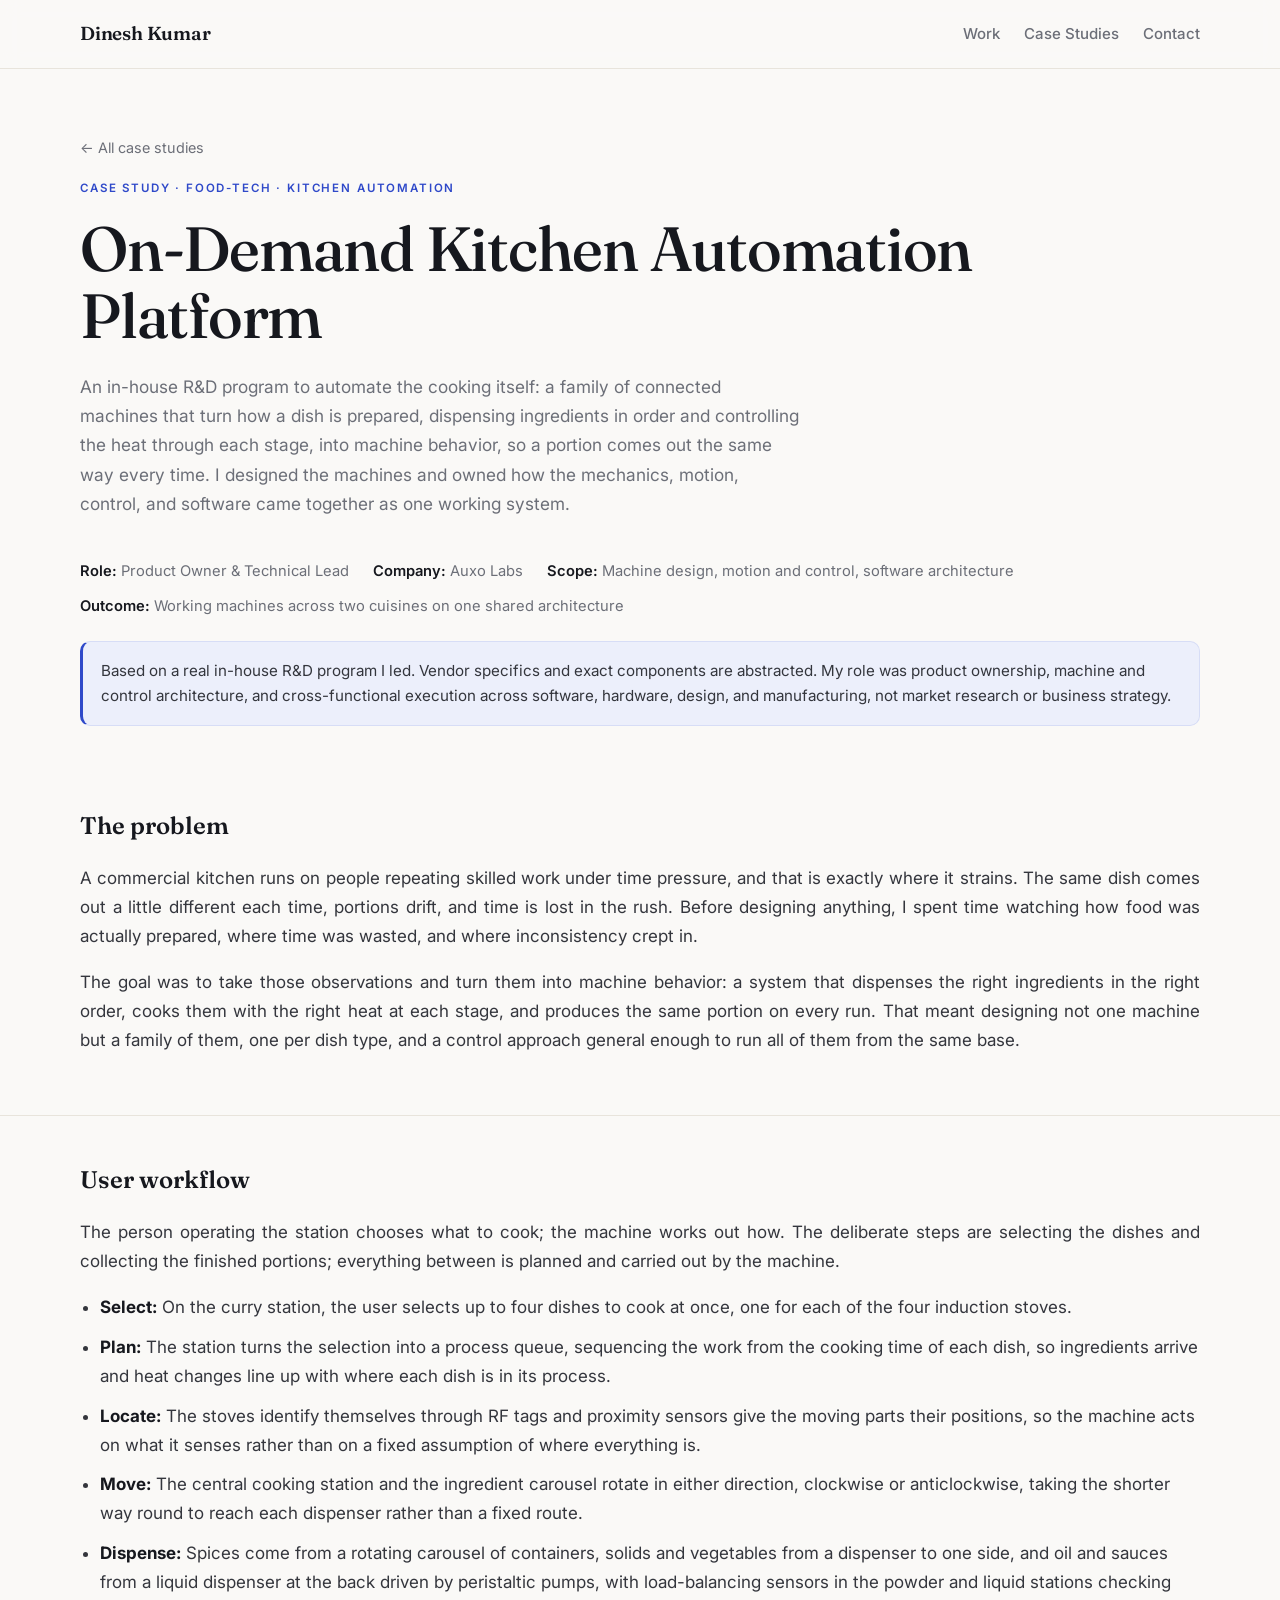
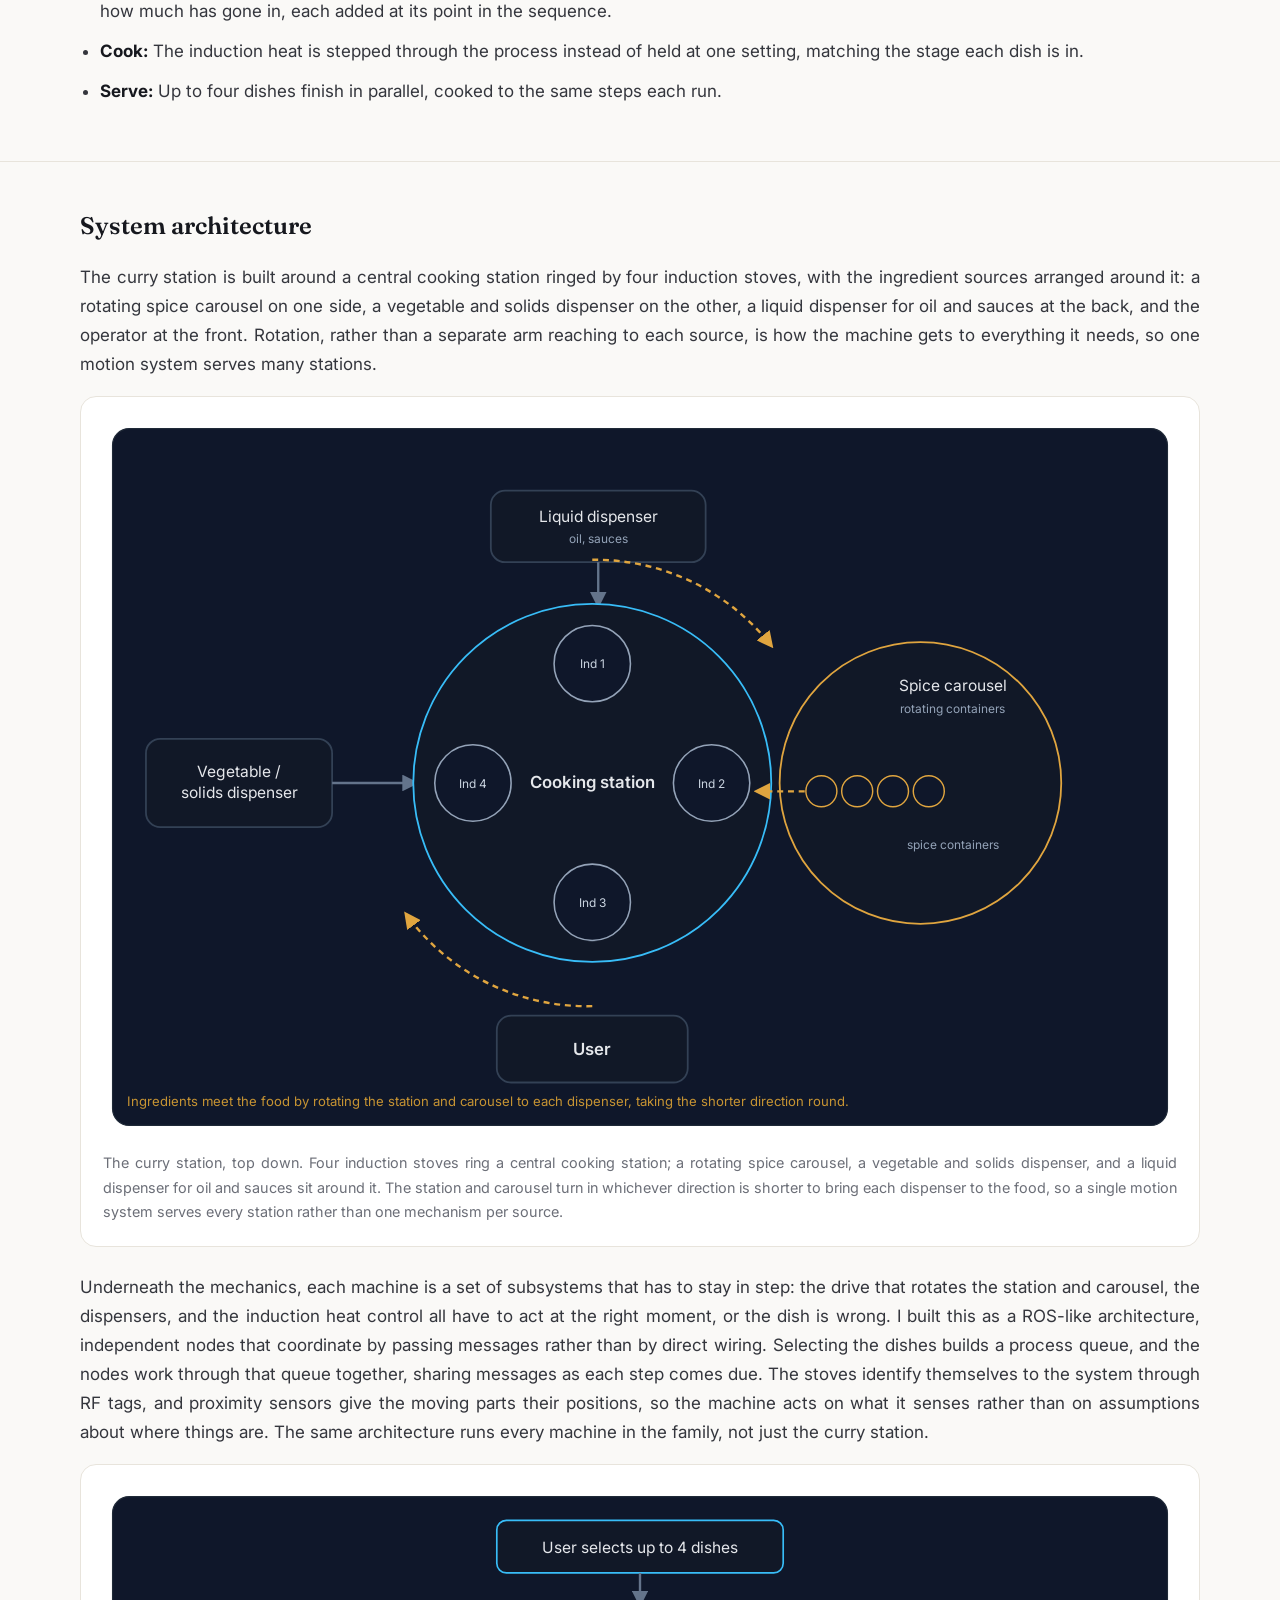
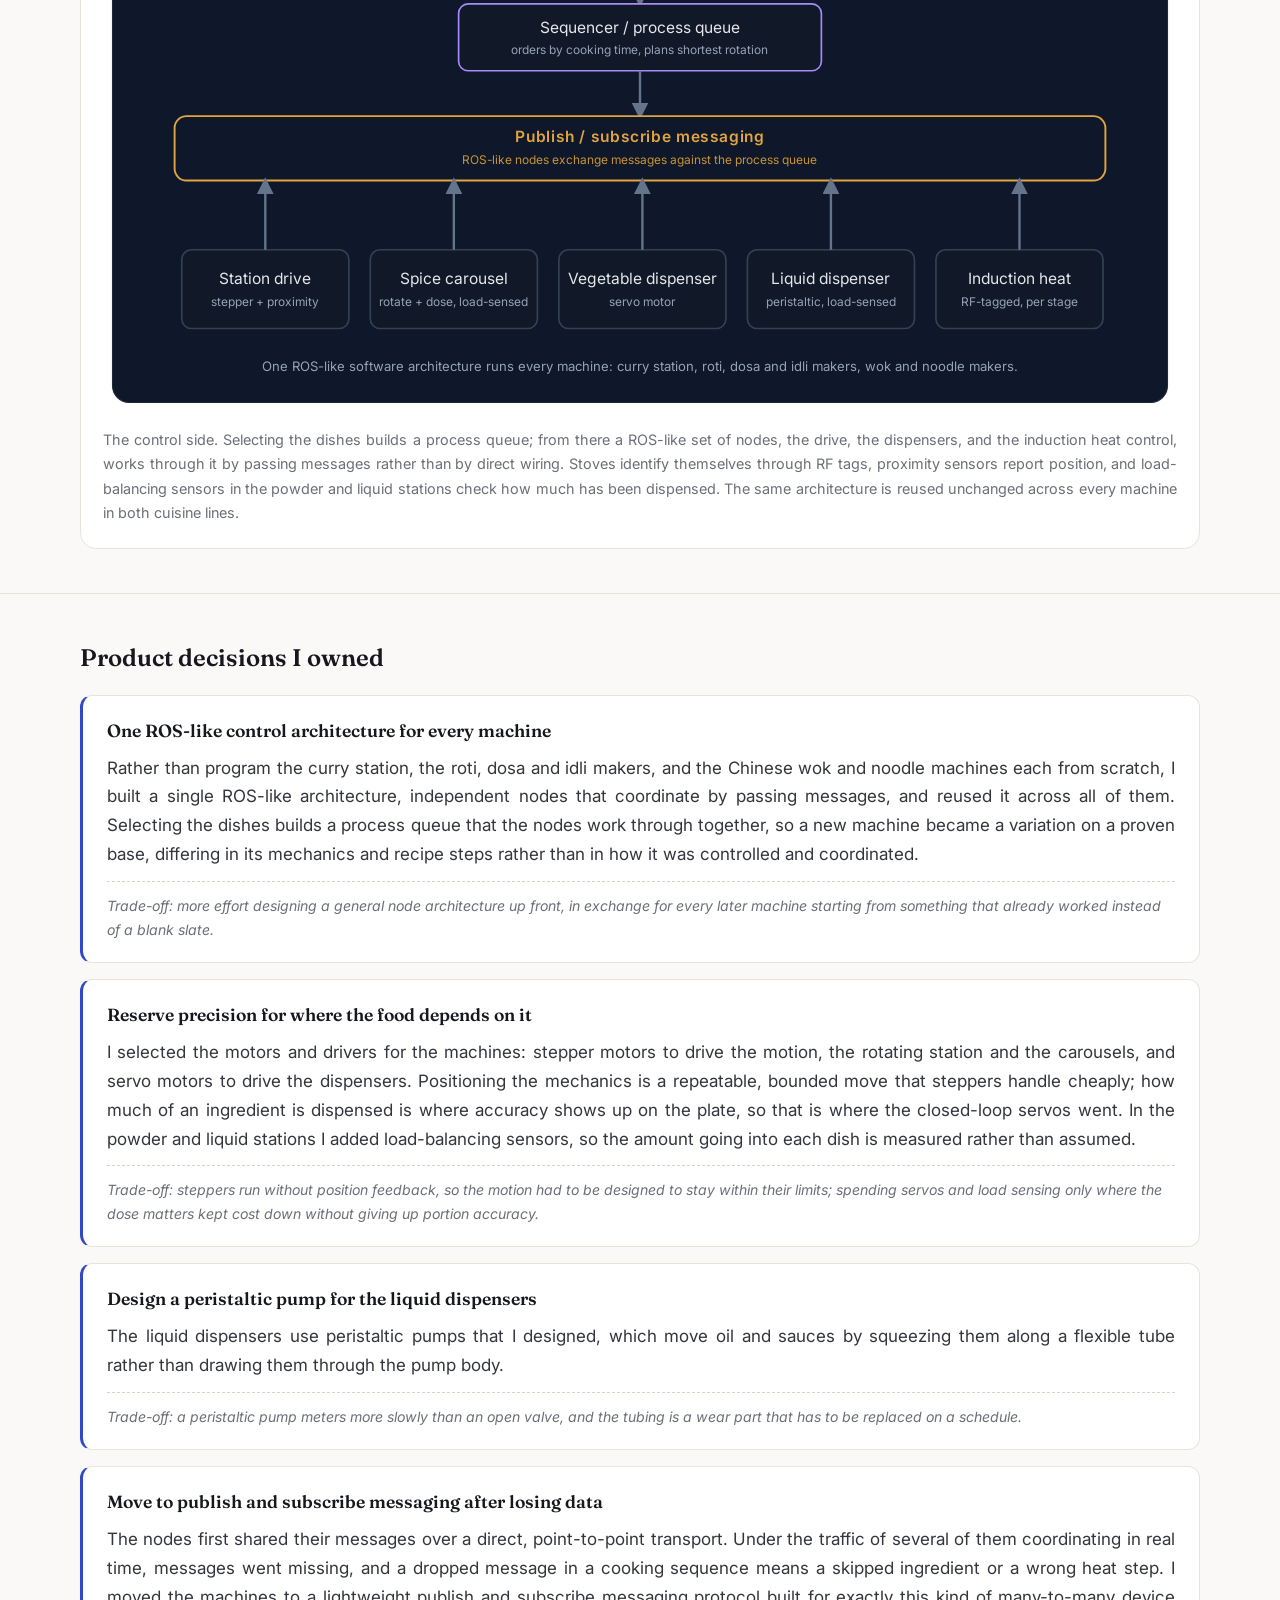
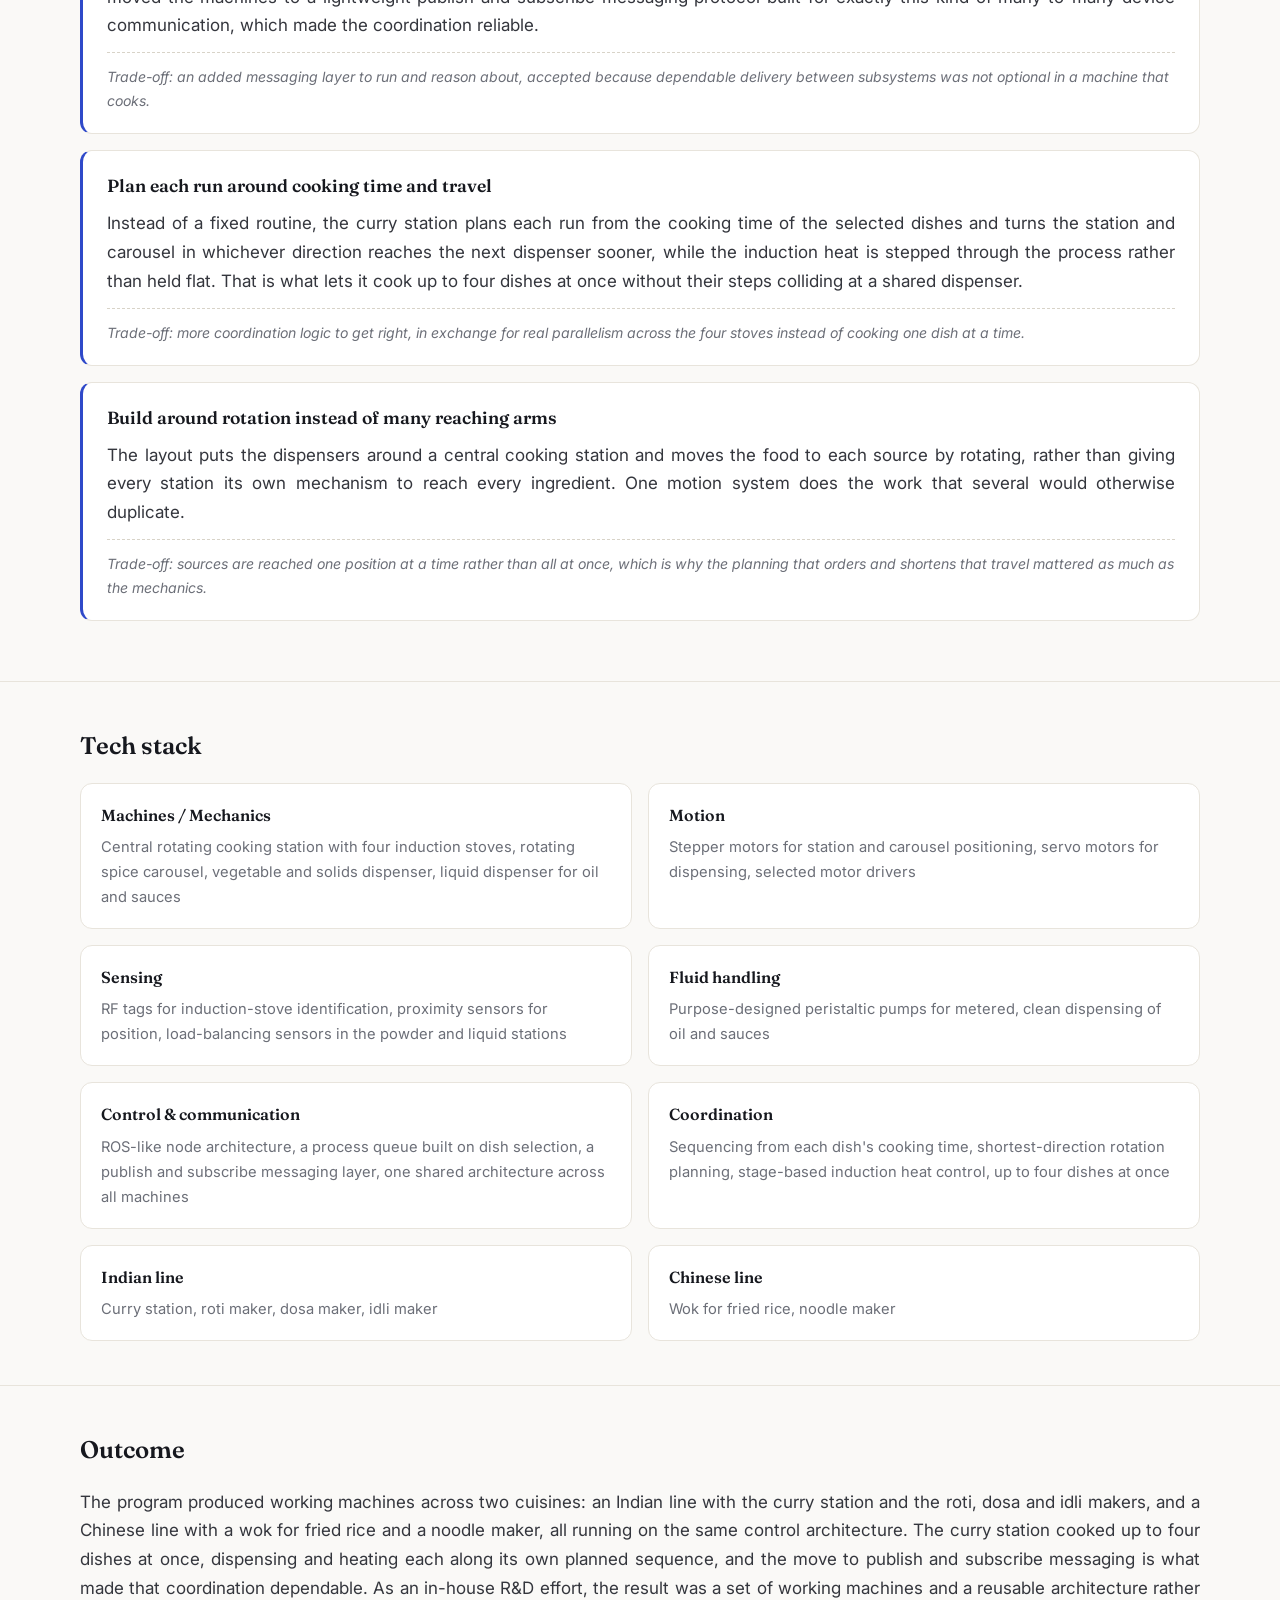
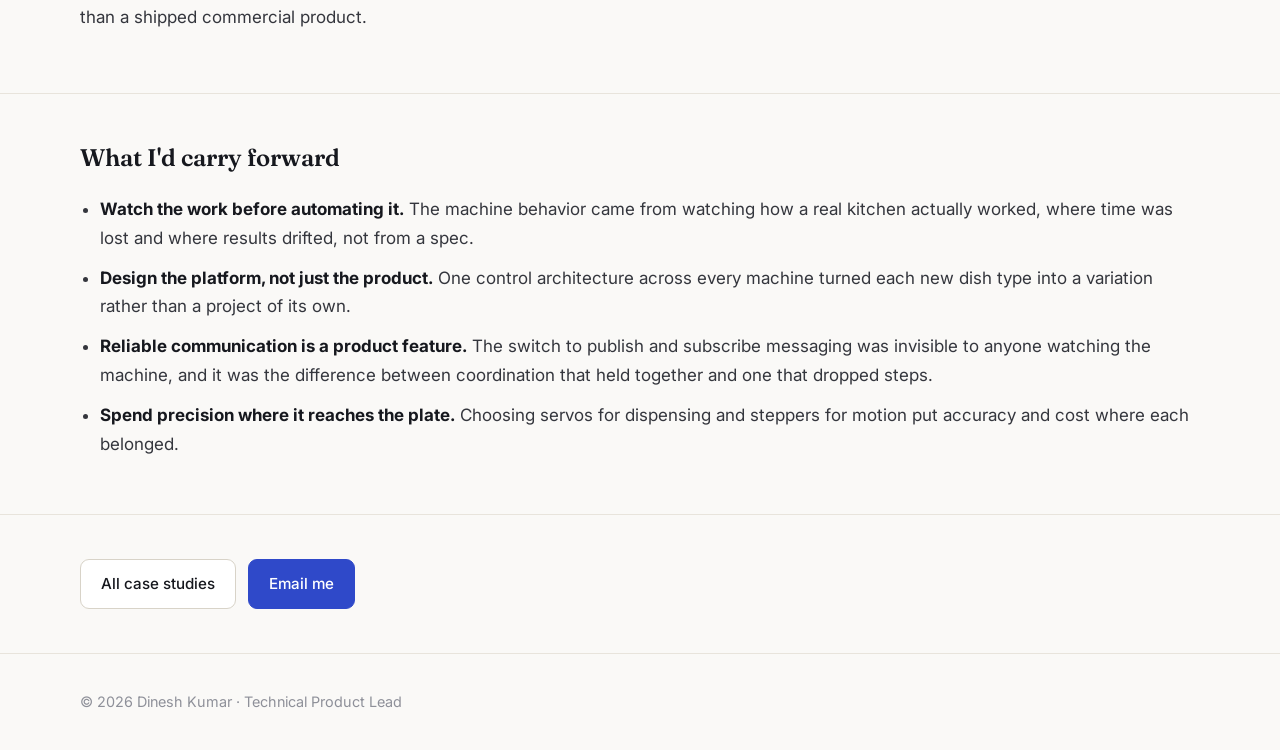
<file: projects/kitchen-automation-platform.html>
<!DOCTYPE html>
<html lang="en">
<head>
  <meta charset="UTF-8" />
  <meta name="viewport" content="width=device-width, initial-scale=1.0" />
  <title>On-Demand Kitchen Automation Platform | Dinesh Kumar</title>
  <meta name="description" content="Case study: an in-house R&D program of connected cooking machines that automate Indian and Chinese dishes, from ingredient dispensing to heat control. Product ownership, machine design, and control architecture." />
  <link rel="stylesheet" href="../assets/style.css" />
</head>
<body>
  <header>
    <div class="container nav">
      <div class="brand"><a href="../index.html">Dinesh Kumar</a></div>
      <nav class="nav-links">
        <a href="../index.html#work">Work</a>
        <a href="../index.html#projects">Case Studies</a>
        <a href="../index.html#contact">Contact</a>
      </nav>
    </div>
  </header>

  <main>
    <section class="cs-hero" style="border-top:none;">
      <div class="container">
        <a class="back-link" href="../index.html#projects">&larr; All case studies</a>
        <p class="eyebrow">Case study &middot; Food-tech &middot; Kitchen automation</p>
        <h1>On-Demand Kitchen Automation Platform</h1>
        <p class="section-lead" style="margin-top:16px;">
          An in-house R&amp;D program to automate the cooking itself: a family of connected machines that turn how a
          dish is prepared, dispensing ingredients in order and controlling the heat through each stage, into machine
          behavior, so a portion comes out the same way every time. I designed the machines and owned how the
          mechanics, motion, control, and software came together as one working system.
        </p>
        <div class="cs-meta">
          <span><b>Role:</b> Product Owner &amp; Technical Lead</span>
          <span><b>Company:</b> Auxo Labs</span>
          <span><b>Scope:</b> Machine design, motion and control, software architecture</span>
          <span><b>Outcome:</b> Working machines across two cuisines on one shared architecture</span>
        </div>
        <div class="note" style="margin-top:22px;">
          Based on a real in-house R&amp;D program I led. Vendor specifics and exact components are abstracted. My role
          was product ownership, machine and control architecture, and cross-functional execution across software,
          hardware, design, and manufacturing, not market research or business strategy.
        </div>
      </div>
    </section>

    <section class="cs-section" style="border-top:none;">
      <div class="container">
        <h2>The problem</h2>
        <p>
          A commercial kitchen runs on people repeating skilled work under time pressure, and that is exactly where
          it strains. The same dish comes out a little different each time, portions drift, and time is lost in the
          rush. Before designing anything, I spent time watching how food was actually prepared, where time was
          wasted, and where inconsistency crept in.
        </p>
        <p>
          The goal was to take those observations and turn them into machine behavior: a system that dispenses the
          right ingredients in the right order, cooks them with the right heat at each stage, and produces the same
          portion on every run. That meant designing not one machine but a family of them, one per dish type, and a
          control approach general enough to run all of them from the same base.
        </p>
      </div>
    </section>

    <section class="cs-section">
      <div class="container">
        <h2>User workflow</h2>
        <p>
          The person operating the station chooses what to cook; the machine works out how. The deliberate steps are
          selecting the dishes and collecting the finished portions; everything between is planned and carried out by
          the machine.
        </p>
        <ul>
          <li><b>Select:</b> On the curry station, the user selects up to four dishes to cook at once, one for each of the four induction stoves.</li>
          <li><b>Plan:</b> The station turns the selection into a process queue, sequencing the work from the cooking time of each dish, so ingredients arrive and heat changes line up with where each dish is in its process.</li>
          <li><b>Locate:</b> The stoves identify themselves through RF tags and proximity sensors give the moving parts their positions, so the machine acts on what it senses rather than on a fixed assumption of where everything is.</li>
          <li><b>Move:</b> The central cooking station and the ingredient carousel rotate in either direction, clockwise or anticlockwise, taking the shorter way round to reach each dispenser rather than a fixed route.</li>
          <li><b>Dispense:</b> Spices come from a rotating carousel of containers, solids and vegetables from a dispenser to one side, and oil and sauces from a liquid dispenser at the back driven by peristaltic pumps, with load-balancing sensors in the powder and liquid stations checking how much has gone in, each added at its point in the sequence.</li>
          <li><b>Cook:</b> The induction heat is stepped through the process instead of held at one setting, matching the stage each dish is in.</li>
          <li><b>Serve:</b> Up to four dishes finish in parallel, cooked to the same steps each run.</li>
        </ul>
      </div>
    </section>

    <section class="cs-section">
      <div class="container">
        <h2>System architecture</h2>
        <p>
          The curry station is built around a central cooking station ringed by four induction stoves, with the
          ingredient sources arranged around it: a rotating spice carousel on one side, a vegetable and solids
          dispenser on the other, a liquid dispenser for oil and sauces at the back, and the operator at the front.
          Rotation, rather than a separate arm reaching to each source, is how the machine gets to everything it
          needs, so one motion system serves many stations.
        </p>
        <div class="cs-figure">
          <svg viewBox="0 0 900 600" xmlns="http://www.w3.org/2000/svg" role="img" aria-label="Top-down layout of the curry station: a central cooking station with four induction stoves, a rotating spice carousel to the right, a vegetable and solids dispenser to the left, a liquid dispenser at the back, and the user at the front">
            <defs>
              <marker id="ka" viewBox="0 0 10 10" refX="8" refY="5" markerWidth="7" markerHeight="7" orient="auto-start-reverse">
                <path d="M0 0 L10 5 L0 10 z" fill="#64748b"/>
              </marker>
              <marker id="kar" viewBox="0 0 10 10" refX="8" refY="5" markerWidth="7" markerHeight="7" orient="auto-start-reverse">
                <path d="M0 0 L10 5 L0 10 z" fill="#e0a53f"/>
              </marker>
              <style>
                .kbg { fill:#0f172a; stroke:#1f2937; }
                .station { fill:#111827; stroke:#38bdf8; stroke-width:1.5; }
                .carousel { fill:#111827; stroke:#e0a53f; stroke-width:1.5; }
                .disp { fill:#111827; stroke:#334155; stroke-width:1.5; }
                .hob { fill:#0f172a; stroke:#94a3b8; stroke-width:1.3; }
                .spice { fill:#0f172a; stroke:#e0a53f; stroke-width:1.2; }
                .kt { fill:#e5e7eb; font:13px Inter,sans-serif; text-anchor:middle; }
                .ktb { fill:#e5e7eb; font:600 14px Inter,sans-serif; text-anchor:middle; }
                .kts { fill:#94a3b8; font:10px Inter,sans-serif; text-anchor:middle; }
                .khob { fill:#cbd5e1; font:10px Inter,sans-serif; text-anchor:middle; }
                .kflow { stroke:#64748b; stroke-width:2; fill:none; marker-end:url(#ka); }
                .krot { stroke:#e0a53f; stroke-width:2; fill:none; marker-end:url(#kar); stroke-dasharray:5 4; }
                .kleg { fill:#c79433; font:11px Inter,sans-serif; }
              </style>
            </defs>

            <rect class="kbg" x="8" y="8" width="884" height="584" rx="14"/>

            <!-- liquid dispenser (back / top) -->
            <rect class="disp" x="325" y="60" width="180" height="60" rx="12"/>
            <text class="kt" x="415" y="86">Liquid dispenser</text>
            <text class="kts" x="415" y="104">oil, sauces</text>
            <path class="kflow" d="M415 120 V156"/>

            <!-- vegetable dispenser (left) -->
            <rect class="disp" x="36" y="268" width="156" height="74" rx="12"/>
            <text class="kt" x="114" y="300">Vegetable /</text>
            <text class="kt" x="114" y="318">solids dispenser</text>
            <path class="kflow" d="M192 305 H262"/>

            <!-- cooking station -->
            <circle class="station" cx="410" cy="305" r="150"/>
            <text class="ktb" x="410" y="309">Cooking station</text>
            <circle class="hob" cx="410" cy="205" r="32"/>
            <text class="khob" x="410" y="209">Ind 1</text>
            <circle class="hob" cx="510" cy="305" r="32"/>
            <text class="khob" x="510" y="309">Ind 2</text>
            <circle class="hob" cx="410" cy="405" r="32"/>
            <text class="khob" x="410" y="409">Ind 3</text>
            <circle class="hob" cx="310" cy="305" r="32"/>
            <text class="khob" x="310" y="309">Ind 4</text>

            <!-- bidirectional rotation -->
            <path class="krot" d="M410 118 A187 187 0 0 1 560 190"/>
            <path class="krot" d="M410 492 A187 187 0 0 1 254 415"/>

            <!-- spice carousel (right) -->
            <circle class="carousel" cx="685" cy="305" r="118"/>
            <text class="kt" x="712" y="228">Spice carousel</text>
            <text class="kts" x="712" y="246">rotating containers</text>
            <circle class="spice" cx="602" cy="312" r="13"/>
            <circle class="spice" cx="632" cy="312" r="13"/>
            <circle class="spice" cx="662" cy="312" r="13"/>
            <circle class="spice" cx="692" cy="312" r="13"/>
            <text class="kts" x="712" y="360">spice containers</text>
            <!-- dispense chute toward induction 2 -->
            <path class="krot" d="M588 312 H548"/>

            <!-- user (front / bottom) -->
            <rect class="disp" x="330" y="500" width="160" height="56" rx="12"/>
            <text class="ktb" x="410" y="533">User</text>

            <!-- legend -->
            <text class="kleg" x="20" y="576">Ingredients meet the food by rotating the station and carousel to each dispenser, taking the shorter direction round.</text>
          </svg>
          <p class="cs-caption">
            The curry station, top down. Four induction stoves ring a central cooking station; a rotating spice
            carousel, a vegetable and solids dispenser, and a liquid dispenser for oil and sauces sit around it. The
            station and carousel turn in whichever direction is shorter to bring each dispenser to the food, so a
            single motion system serves every station rather than one mechanism per source.
          </p>
        </div>

        <p style="margin-top:26px;">
          Underneath the mechanics, each machine is a set of subsystems that has to stay in step: the drive that
          rotates the station and carousel, the dispensers, and the induction heat control all have to act at the
          right moment, or the dish is wrong. I built this as a ROS-like architecture, independent nodes that
          coordinate by passing messages rather than by direct wiring. Selecting the dishes builds a process queue,
          and the nodes work through that queue together, sharing messages as each step comes due. The stoves
          identify themselves to the system through RF tags, and proximity sensors give the moving parts their
          positions, so the machine acts on what it senses rather than on assumptions about where things are. The
          same architecture runs every machine in the family, not just the curry station.
        </p>
        <div class="cs-figure">
          <svg viewBox="0 0 900 440" xmlns="http://www.w3.org/2000/svg" role="img" aria-label="Control architecture: selecting the dishes builds a process queue that a ROS-like set of nodes, the drive, dispensers, and induction heat control, works through by passing messages over a publish and subscribe layer, reused across every machine">
            <defs>
              <marker id="kc" viewBox="0 0 10 10" refX="8" refY="5" markerWidth="7" markerHeight="7" orient="auto-start-reverse">
                <path d="M0 0 L10 5 L0 10 z" fill="#64748b"/>
              </marker>
              <style>
                .cbg { fill:#0f172a; stroke:#1f2937; }
                .cbox { fill:#111827; stroke:#334155; stroke-width:1.4; }
                .cboxa { fill:#111827; stroke:#38bdf8; stroke-width:1.4; }
                .cboxp { fill:#111827; stroke:#a78bfa; stroke-width:1.4; }
                .cbus { fill:#0f172a; stroke:#e0a53f; stroke-width:1.6; }
                .ct { fill:#e5e7eb; font:13px Inter,sans-serif; text-anchor:middle; }
                .cts { fill:#94a3b8; font:10px Inter,sans-serif; text-anchor:middle; }
                .cbust { fill:#e0a53f; font:600 13px Inter,sans-serif; text-anchor:middle; letter-spacing:0.04em; }
                .cbussub { fill:#c79433; font:10px Inter,sans-serif; text-anchor:middle; }
                .cflow { stroke:#64748b; stroke-width:2; fill:none; marker-end:url(#kc); }
                .cnote { fill:#94a3b8; font:11px Inter,sans-serif; text-anchor:middle; }
              </style>
            </defs>

            <rect class="cbg" x="8" y="8" width="884" height="424" rx="14"/>

            <!-- user selection -->
            <rect class="cboxa" x="330" y="28" width="240" height="44" rx="8"/>
            <text class="ct" x="450" y="55">User selects up to 4 dishes</text>
            <path class="cflow" d="M450 72 V98"/>

            <!-- sequencer / process queue -->
            <rect class="cboxp" x="298" y="98" width="304" height="56" rx="8"/>
            <text class="ct" x="450" y="122">Sequencer / process queue</text>
            <text class="cts" x="450" y="140">orders by cooking time, plans shortest rotation</text>
            <path class="cflow" d="M450 154 V192"/>

            <!-- messaging bus -->
            <rect class="cbus" x="60" y="192" width="780" height="54" rx="10"/>
            <text class="cbust" x="450" y="214">Publish / subscribe messaging</text>
            <text class="cbussub" x="450" y="232">ROS-like nodes exchange messages against the process queue</text>

            <!-- subsystems -->
            <rect class="cbox" x="66" y="304" width="140" height="66" rx="8"/>
            <text class="ct" x="136" y="333">Station drive</text>
            <text class="cts" x="136" y="351">stepper + proximity</text>
            <path class="cflow" d="M136 304 V246"/>

            <rect class="cbox" x="224" y="304" width="140" height="66" rx="8"/>
            <text class="ct" x="294" y="333">Spice carousel</text>
            <text class="cts" x="294" y="351">rotate + dose, load-sensed</text>
            <path class="cflow" d="M294 304 V246"/>

            <rect class="cbox" x="382" y="304" width="140" height="66" rx="8"/>
            <text class="ct" x="452" y="333">Vegetable dispenser</text>
            <text class="cts" x="452" y="351">servo motor</text>
            <path class="cflow" d="M452 304 V246"/>

            <rect class="cbox" x="540" y="304" width="140" height="66" rx="8"/>
            <text class="ct" x="610" y="333">Liquid dispenser</text>
            <text class="cts" x="610" y="351">peristaltic, load-sensed</text>
            <path class="cflow" d="M610 304 V246"/>

            <rect class="cbox" x="698" y="304" width="140" height="66" rx="8"/>
            <text class="ct" x="768" y="333">Induction heat</text>
            <text class="cts" x="768" y="351">RF-tagged, per stage</text>
            <path class="cflow" d="M768 304 V246"/>

            <text class="cnote" x="450" y="406">One ROS-like software architecture runs every machine: curry station, roti, dosa and idli makers, wok and noodle makers.</text>
          </svg>
          <p class="cs-caption">
            The control side. Selecting the dishes builds a process queue; from there a ROS-like set of nodes, the
            drive, the dispensers, and the induction heat control, works through it by passing messages rather than by
            direct wiring. Stoves identify themselves through RF tags, proximity sensors report position, and
            load-balancing sensors in the powder and liquid stations check how much has been dispensed. The same
            architecture is reused unchanged across every machine in both cuisine lines.
          </p>
        </div>
      </div>
    </section>

    <section class="cs-section">
      <div class="container">
        <h2>Product decisions I owned</h2>

        <div class="decision">
          <h4>One ROS-like control architecture for every machine</h4>
          <p>
            Rather than program the curry station, the roti, dosa and idli makers, and the Chinese wok and noodle
            machines each from scratch, I built a single ROS-like architecture, independent nodes that coordinate by
            passing messages, and reused it across all of them. Selecting the dishes builds a process queue that the
            nodes work through together, so a new machine became a variation on a proven base, differing in its
            mechanics and recipe steps rather than in how it was controlled and coordinated.
          </p>
          <span class="tradeoff">Trade-off: more effort designing a general node architecture up front, in exchange for every later machine starting from something that already worked instead of a blank slate.</span>
        </div>

        <div class="decision">
          <h4>Reserve precision for where the food depends on it</h4>
          <p>
            I selected the motors and drivers for the machines: stepper motors to drive the motion, the rotating
            station and the carousels, and servo motors to drive the dispensers. Positioning the mechanics is a
            repeatable, bounded move that steppers handle cheaply; how much of an ingredient is dispensed is where
            accuracy shows up on the plate, so that is where the closed-loop servos went. In the powder and liquid
            stations I added load-balancing sensors, so the amount going into each dish is measured rather than
            assumed.
          </p>
          <span class="tradeoff">Trade-off: steppers run without position feedback, so the motion had to be designed to stay within their limits; spending servos and load sensing only where the dose matters kept cost down without giving up portion accuracy.</span>
        </div>

        <div class="decision">
          <h4>Design a peristaltic pump for the liquid dispensers</h4>
          <p>
            The liquid dispensers use peristaltic pumps that I designed, which move oil and sauces by squeezing them
            along a flexible tube rather than drawing them through the pump body.
          </p>
          <span class="tradeoff">Trade-off: a peristaltic pump meters more slowly than an open valve, and the tubing is a wear part that has to be replaced on a schedule.</span>
        </div>

        <div class="decision">
          <h4>Move to publish and subscribe messaging after losing data</h4>
          <p>
            The nodes first shared their messages over a direct, point-to-point transport. Under the traffic of
            several of them coordinating in real time, messages went missing, and a dropped message in a cooking
            sequence means a skipped ingredient or a wrong heat step. I moved the machines to a lightweight publish
            and subscribe messaging protocol built for exactly this kind of many-to-many device communication, which
            made the coordination reliable.
          </p>
          <span class="tradeoff">Trade-off: an added messaging layer to run and reason about, accepted because dependable delivery between subsystems was not optional in a machine that cooks.</span>
        </div>

        <div class="decision">
          <h4>Plan each run around cooking time and travel</h4>
          <p>
            Instead of a fixed routine, the curry station plans each run from the cooking time of the selected dishes
            and turns the station and carousel in whichever direction reaches the next dispenser sooner, while the
            induction heat is stepped through the process rather than held flat. That is what lets it cook up to four
            dishes at once without their steps colliding at a shared dispenser.
          </p>
          <span class="tradeoff">Trade-off: more coordination logic to get right, in exchange for real parallelism across the four stoves instead of cooking one dish at a time.</span>
        </div>

        <div class="decision">
          <h4>Build around rotation instead of many reaching arms</h4>
          <p>
            The layout puts the dispensers around a central cooking station and moves the food to each source by
            rotating, rather than giving every station its own mechanism to reach every ingredient. One motion system
            does the work that several would otherwise duplicate.
          </p>
          <span class="tradeoff">Trade-off: sources are reached one position at a time rather than all at once, which is why the planning that orders and shortens that travel mattered as much as the mechanics.</span>
        </div>
      </div>
    </section>

    <section class="cs-section">
      <div class="container">
        <h2>Tech stack</h2>
        <div class="stack-grid">
          <div><h4>Machines / Mechanics</h4><p>Central rotating cooking station with four induction stoves, rotating spice carousel, vegetable and solids dispenser, liquid dispenser for oil and sauces</p></div>
          <div><h4>Motion</h4><p>Stepper motors for station and carousel positioning, servo motors for dispensing, selected motor drivers</p></div>
          <div><h4>Sensing</h4><p>RF tags for induction-stove identification, proximity sensors for position, load-balancing sensors in the powder and liquid stations</p></div>
          <div><h4>Fluid handling</h4><p>Purpose-designed peristaltic pumps for metered, clean dispensing of oil and sauces</p></div>
          <div><h4>Control &amp; communication</h4><p>ROS-like node architecture, a process queue built on dish selection, a publish and subscribe messaging layer, one shared architecture across all machines</p></div>
          <div><h4>Coordination</h4><p>Sequencing from each dish's cooking time, shortest-direction rotation planning, stage-based induction heat control, up to four dishes at once</p></div>
          <div><h4>Indian line</h4><p>Curry station, roti maker, dosa maker, idli maker</p></div>
          <div><h4>Chinese line</h4><p>Wok for fried rice, noodle maker</p></div>
        </div>
      </div>
    </section>

    <section class="cs-section">
      <div class="container">
        <h2>Outcome</h2>
        <p>
          The program produced working machines across two cuisines: an Indian line with the curry station and the
          roti, dosa and idli makers, and a Chinese line with a wok for fried rice and a noodle maker, all running on
          the same control architecture. The curry station cooked up to four dishes at once, dispensing and heating
          each along its own planned sequence, and the move to publish and subscribe messaging is what made that
          coordination dependable. As an in-house R&amp;D effort, the result was a set of working machines and a
          reusable architecture rather than a shipped commercial product.
        </p>
      </div>
    </section>

    <section class="cs-section">
      <div class="container">
        <h2>What I'd carry forward</h2>
        <ul>
          <li><b>Watch the work before automating it.</b> The machine behavior came from watching how a real kitchen actually worked, where time was lost and where results drifted, not from a spec.</li>
          <li><b>Design the platform, not just the product.</b> One control architecture across every machine turned each new dish type into a variation rather than a project of its own.</li>
          <li><b>Reliable communication is a product feature.</b> The switch to publish and subscribe messaging was invisible to anyone watching the machine, and it was the difference between coordination that held together and one that dropped steps.</li>
          <li><b>Spend precision where it reaches the plate.</b> Choosing servos for dispensing and steppers for motion put accuracy and cost where each belonged.</li>
        </ul>
      </div>
    </section>

    <section class="cs-section">
      <div class="container">
        <div class="cta">
          <a class="button" href="../index.html#projects">All case studies</a>
          <a class="button primary" href="mailto:dineshkumarmjb@gmail.com">Email me</a>
        </div>
      </div>
    </section>
  </main>

  <footer class="footer">
    <div class="container">&copy; 2026 Dinesh Kumar &middot; Technical Product Lead</div>
  </footer>
</body>
</html>
</file>
<file: assets/style.css>
/* ============================================================
   Dinesh Kumar - Technical Product Lead portfolio
   Elevated minimal-light / editorial theme
   ============================================================ */

@import url('https://fonts.googleapis.com/css2?family=Fraunces:opsz,wght@9..144,400;9..144,500;9..144,600;9..144,700&family=Inter:wght@400;500;600;700&display=swap');

:root {
  --bg: #faf9f7;
  --surface: #ffffff;
  --ink: #14161c;
  --text: #34363d;
  --heading: #16181e;
  --muted: #6c6f78;
  --muted-2: #8e9099;
  --line: #e8e4dc;
  --line-strong: #d8d3c8;
  --accent: #2f49c9;
  --accent-d: #20338f;
  --accent-soft: #eceffb;
  --maxw: 1120px;
  --serif: 'Fraunces', Georgia, 'Times New Roman', serif;
  --sans: 'Inter', system-ui, -apple-system, BlinkMacSystemFont, 'Segoe UI', sans-serif;
}

* { box-sizing: border-box; }
html { scroll-behavior: smooth; }

body {
  margin: 0;
  font-family: var(--sans);
  background: var(--bg);
  color: var(--text);
  line-height: 1.7;
  font-size: 17px;
  -webkit-font-smoothing: antialiased;
}

a { color: var(--accent); text-decoration: none; }
a:hover { text-decoration: underline; }
.container { width: min(var(--maxw), 90%); margin: 0 auto; }

/* keep anchored sections clear of the sticky header */
section[id] { scroll-margin-top: 84px; }

/* visible keyboard focus */
a:focus-visible, .button:focus-visible {
  outline: 2px solid var(--accent);
  outline-offset: 3px;
  border-radius: 6px;
}
.band a:focus-visible { outline-color: #fff; }

@media (prefers-reduced-motion: reduce) {
  * { transition: none !important; scroll-behavior: auto !important; }
}

/* draft ribbon */
.draft-pill {
  font-size: 0.72rem; font-weight: 600; letter-spacing: 0.06em;
  background: #fff3d6; color: #8a6516; border: 1px solid #e8cf8e;
  padding: 3px 10px; border-radius: 999px; text-transform: uppercase;
}

/* ---------- Header / nav ---------- */
header {
  padding: 18px 0;
  position: sticky; top: 0; z-index: 30;
  background: rgba(250, 249, 247, 0.88);
  backdrop-filter: blur(10px);
  border-bottom: 1px solid var(--line);
}
.nav { display: flex; justify-content: space-between; align-items: center; gap: 16px; }
.brand { font-family: var(--serif); font-weight: 600; font-size: 1.18rem; color: var(--heading); letter-spacing: -0.01em; }
.brand a { color: var(--heading); }
.brand a:hover { text-decoration: none; }
.nav-right { display: flex; align-items: center; gap: 24px; }
.nav-links a { font-size: 0.94rem; color: var(--muted); font-weight: 500; }
.nav-links a:hover { color: var(--heading); text-decoration: none; }
.nav-links { display: flex; gap: 24px; }

/* ---------- Buttons ---------- */
.cta { display: flex; gap: 12px; flex-wrap: wrap; }
.button {
  display: inline-flex; align-items: center; gap: 8px;
  padding: 11px 20px; border-radius: 9px;
  border: 1px solid var(--line-strong); background: var(--surface);
  color: var(--heading); font-weight: 500; font-size: 0.95rem;
  transition: border-color .15s ease, transform .15s ease, background .15s ease;
}
.button:hover { text-decoration: none; border-color: var(--accent); transform: translateY(-1px); }
.button.primary { background: var(--accent); color: #fff; border-color: var(--accent); }
.button.primary:hover { background: var(--accent-d); }
.button.ghost-light { background: transparent; color: #fff; border-color: rgba(255,255,255,0.3); }
.button.ghost-light:hover { border-color: #fff; background: rgba(255,255,255,0.08); }
.button.light { background: #fff; color: var(--ink); border-color: #fff; }

/* ---------- Hero ---------- */
.hero { padding: 84px 0 64px; }
.hero-grid { display: grid; grid-template-columns: 1.25fr 0.75fr; gap: 56px; align-items: center; }
.eyebrow { text-transform: uppercase; letter-spacing: 0.16em; font-size: 0.72rem; color: var(--accent); font-weight: 600; margin: 0 0 18px; }
.status { display: inline-flex; align-items: center; gap: 8px; font-size: 0.88rem; color: var(--muted); margin-bottom: 18px; }
.status .dot { width: 9px; height: 9px; border-radius: 50%; background: #1d9e75; box-shadow: 0 0 0 4px rgba(29,158,117,0.15); }
h1 {
  font-family: var(--serif); font-weight: 500;
  font-size: clamp(2.4rem, 5.2vw, 3.9rem); line-height: 1.07;
  margin: 0 0 22px; letter-spacing: -0.02em; color: var(--heading);
}
h1 .accent { color: var(--accent); font-style: italic; font-weight: 600; }
.hero p.lead { max-width: 620px; font-size: 1.18rem; color: var(--muted); margin-bottom: 30px; }

/* snapshot card */
.snapshot { background: var(--surface); border: 1px solid var(--line); border-radius: 18px; padding: 26px; box-shadow: 0 14px 40px rgba(20,22,28,0.06); }
.snapshot .mono { width: 54px; height: 54px; border-radius: 14px; background: var(--accent); color: #fff; font-family: var(--serif); font-weight: 600; font-size: 1.5rem; display: flex; align-items: center; justify-content: center; margin-bottom: 18px; }
.snapshot .photo { width: 100%; aspect-ratio: 1 / 1; border-radius: 16px; object-fit: cover; object-position: 50% 22%; display: block; margin-bottom: 20px; border: 1px solid var(--line); }
.snapshot dl { margin: 0; display: grid; grid-template-columns: auto 1fr; gap: 10px 16px; }
.snapshot dt { color: var(--muted-2); font-size: 0.82rem; text-transform: uppercase; letter-spacing: 0.06em; }
.snapshot dd { margin: 0; color: var(--heading); font-size: 0.95rem; font-weight: 500; }

/* ---------- Stats strip ---------- */
.stats { border-top: 1px solid var(--line); border-bottom: 1px solid var(--line); background: var(--surface); }
.stats-grid { display: grid; grid-template-columns: repeat(4, 1fr); }
.stat { padding: 28px 24px; border-left: 1px solid var(--line); }
.stat:first-child { border-left: none; }
.stat .num { font-family: var(--serif); font-size: 2rem; color: var(--heading); font-weight: 600; line-height: 1; }
.stat .lbl { color: var(--muted); font-size: 0.9rem; margin-top: 8px; }

/* ---------- Sections ---------- */
section { padding: 76px 0; }
section.bordered { border-top: 1px solid var(--line); }
.section-title { font-family: var(--serif); font-weight: 500; font-size: clamp(1.8rem, 3.4vw, 2.4rem); margin: 0 0 18px; letter-spacing: -0.01em; color: var(--heading); }
.section-lead { color: var(--muted); max-width: 720px; margin-bottom: 40px; font-size: 1.08rem; }

/* ---------- Cards / about ---------- */
.card { background: var(--surface); border: 1px solid var(--line); border-radius: 16px; padding: 28px; }
.card h3 { font-family: var(--serif); margin-top: 0; font-size: 1.2rem; color: var(--heading); font-weight: 600; }
.muted { color: var(--muted); }
.about-grid { display: grid; grid-template-columns: 1.3fr 0.7fr; gap: 28px; align-items: start; }
.about-grid > div > p, .cs-section p, .band p { text-align: justify; hyphens: auto; }
.about-grid p { text-align: justify; -webkit-hyphens: auto; hyphens: auto; }
.cs-section p { text-align: justify; -webkit-hyphens: auto; hyphens: auto; }

/* timeline */
.timeline { list-style: none; padding: 0; margin: 0; }
.timeline li { position: relative; padding: 0 0 30px 30px; border-left: 1px solid var(--line-strong); }
.timeline li:last-child { padding-bottom: 0; }
.timeline li::before { content: ""; position: absolute; left: -6px; top: 6px; width: 11px; height: 11px; border-radius: 50%; background: var(--accent); box-shadow: 0 0 0 4px var(--accent-soft); }
.timeline .role { color: var(--heading); font-weight: 600; font-size: 1.08rem; }
.timeline .meta { color: var(--muted-2); font-size: 0.85rem; margin-top: 2px; }
.timeline .desc { color: var(--muted); font-size: 0.98rem; margin-top: 6px; max-width: 680px; }

/* tags */
.tags { display: flex; flex-wrap: wrap; gap: 9px; margin-top: 18px; }
.tag { border: 1px solid var(--line-strong); color: #4a4a4a; padding: 5px 12px; border-radius: 999px; font-size: 0.82rem; background: var(--bg); }

/* ---------- Project cards ---------- */
.projects { display: grid; grid-template-columns: repeat(auto-fit, minmax(300px, 1fr)); gap: 24px; }
.project-card { display: flex; flex-direction: column; background: var(--surface); border: 1px solid var(--line); border-radius: 16px; overflow: hidden; transition: border-color .15s ease, transform .15s ease, box-shadow .15s ease; }
.project-card:hover { border-color: var(--line-strong); transform: translateY(-3px); box-shadow: 0 18px 40px rgba(20,22,28,0.08); }
.project-card .top { height: 8px; background: var(--accent); }
.project-card .body { padding: 26px 24px 24px; display: flex; flex-direction: column; flex: 1; }
.project-card .idx { font-family: var(--serif); font-size: 0.9rem; color: var(--muted-2); margin-bottom: 14px; }
.project-card .role-line { color: var(--accent); font-size: 0.76rem; font-weight: 600; margin: 0 0 8px; text-transform: uppercase; letter-spacing: 0.08em; }
.project-card h3 { font-family: var(--serif); margin: 0 0 10px; color: var(--heading); font-size: 1.22rem; font-weight: 600; line-height: 1.2; }
.project-card p { color: var(--muted); margin: 0 0 16px; font-size: 0.96rem; }
.project-card .readmore { margin-top: auto; font-weight: 600; font-size: 0.92rem; }
.project-card .soon { margin-top: auto; color: var(--muted-2); font-size: 0.84rem; font-style: italic; }

/* ---------- Dark contact band ---------- */
.band { background: var(--ink); color: #d9dae0; }
.band .eyebrow { color: #8ea2ff; }
.band h2 { font-family: var(--serif); font-weight: 500; color: #fff; font-size: clamp(1.9rem, 4vw, 2.8rem); margin: 0 0 18px; letter-spacing: -0.01em; }
.band p { color: #aeb0ba; max-width: 640px; margin-bottom: 30px; font-size: 1.08rem; }

/* ---------- Footer ---------- */
.footer { padding: 36px 0; color: var(--muted-2); border-top: 1px solid var(--line); font-size: 0.9rem; }

/* ---------- Case study ---------- */
.cs-hero { padding: 64px 0 36px; }
.cs-section { padding: 44px 0; border-top: 1px solid var(--line); }
.cs-section h2 { font-family: var(--serif); font-size: 1.5rem; color: var(--heading); margin: 0 0 16px; font-weight: 600; }
.back-link { font-size: 0.9rem; color: var(--muted); display: inline-block; margin-bottom: 18px; }

/* case-study meta row under the hero */
.cs-meta { display: flex; flex-wrap: wrap; gap: 10px 24px; margin-top: 24px; color: var(--muted); font-size: 0.92rem; }
.cs-meta span b { color: var(--heading); font-weight: 600; }

/* abstraction / scope callout */
.note { background: var(--accent-soft); border: 1px solid #d7ddf6; border-left: 3px solid var(--accent); border-radius: 10px; padding: 16px 18px; color: var(--text); font-size: 0.95rem; }

/* lists inside case-study sections */
.cs-section ul { padding-left: 20px; margin: 6px 0 0; }
.cs-section li { margin-bottom: 11px; }
.cs-section li b { color: var(--heading); }

/* architecture figure + caption */
.cs-figure { background: var(--surface); border: 1px solid var(--line); border-radius: 16px; padding: 22px; margin-top: 8px; }
.cs-figure svg { width: 100%; height: auto; display: block; }
.cs-caption { color: var(--muted); font-size: 0.9rem; margin: 16px 0 0; text-align: left; hyphens: none; }

/* product-decision blocks */
.decision { background: var(--surface); border: 1px solid var(--line); border-left: 3px solid var(--accent); border-radius: 12px; padding: 20px 24px; margin-bottom: 16px; }
.decision h4 { font-family: var(--serif); margin: 0 0 8px; color: var(--heading); font-size: 1.1rem; font-weight: 600; }
.decision p { margin: 0; }
.decision .tradeoff { display: block; margin-top: 12px; padding-top: 12px; border-top: 1px dashed var(--line-strong); color: var(--muted); font-size: 0.88rem; font-style: italic; }

/* tech-stack grid */
.stack-grid { display: grid; grid-template-columns: repeat(2, 1fr); gap: 16px; }
.stack-grid > div { background: var(--surface); border: 1px solid var(--line); border-radius: 12px; padding: 18px 20px; }
.stack-grid h4 { font-family: var(--serif); margin: 0 0 6px; color: var(--heading); font-size: 1rem; font-weight: 600; }
.stack-grid p { margin: 0; color: var(--muted); font-size: 0.92rem; text-align: left; }

/* optional two-column layout for future case studies */
.two-col { display: grid; grid-template-columns: 1fr 1fr; gap: 28px; }

/* ---------- Responsive ---------- */
@media (max-width: 900px) {
  .hero-grid { grid-template-columns: 1fr; gap: 36px; }
  .snapshot { max-width: 360px; }
  .about-grid, .projects { grid-template-columns: 1fr; }
  .stack-grid, .two-col { grid-template-columns: 1fr; }
  .stats-grid { grid-template-columns: repeat(2, 1fr); }
  .stat:nth-child(3) { border-left: none; }
  .nav-right { gap: 14px; }
  .nav-links { gap: 16px; }
}
@media (max-width: 560px) {
  .nav-links { display: none; }
  .stats-grid { grid-template-columns: 1fr; }
  .stat { border-left: none; border-top: 1px solid var(--line); }
  .stat:first-child { border-top: none; }
}
</file>
<file: ai-portfolio/assets/style.css>
/* ============================================================
   Dinesh Kumar - AI/ML Engineer portfolio
   Dark, dev-forward theme (distinct from the PM site)
   ============================================================ */

@import url('https://fonts.googleapis.com/css2?family=JetBrains+Mono:wght@400;500;600;700&family=Inter:wght@400;500;600;700;800&display=swap');

:root {
  --bg: #0a0d13;
  --surface: #10141d;
  --surface-2: #141924;
  --ink: #05070a;
  --text: #b7bec9;
  --heading: #f3f5f8;
  --muted: #8892a0;
  --muted-2: #5c6473;
  --line: #1d2330;
  --line-strong: #2a3142;
  --accent: #2dd4bf;
  --accent-d: #17a897;
  --accent-soft: rgba(45, 212, 191, 0.1);
  --maxw: 1120px;
  --mono: 'JetBrains Mono', ui-monospace, SFMono-Regular, Menlo, Consolas, monospace;
  --sans: 'Inter', system-ui, -apple-system, BlinkMacSystemFont, 'Segoe UI', sans-serif;
}

* { box-sizing: border-box; }
html { scroll-behavior: smooth; }

body {
  margin: 0;
  font-family: var(--sans);
  background: var(--bg);
  color: var(--text);
  line-height: 1.7;
  font-size: 17px;
  -webkit-font-smoothing: antialiased;
}

a { color: var(--accent); text-decoration: none; }
a:hover { text-decoration: underline; }
.container { width: min(var(--maxw), 90%); margin: 0 auto; }

section[id] { scroll-margin-top: 84px; }

a:focus-visible, .button:focus-visible {
  outline: 2px solid var(--accent);
  outline-offset: 3px;
  border-radius: 6px;
}
.band a:focus-visible { outline-color: var(--accent); }

@media (prefers-reduced-motion: reduce) {
  * { transition: none !important; scroll-behavior: auto !important; }
}

/* ---------- Header / nav ---------- */
header {
  padding: 18px 0;
  position: sticky; top: 0; z-index: 30;
  background: rgba(10, 13, 19, 0.86);
  backdrop-filter: blur(10px);
  border-bottom: 1px solid var(--line);
}
.nav { display: flex; justify-content: space-between; align-items: center; gap: 16px; }
.brand { font-family: var(--mono); font-weight: 600; font-size: 1.05rem; color: var(--heading); letter-spacing: -0.01em; }
.brand a { color: var(--heading); }
.brand a::before { content: "~/"; color: var(--accent); }
.brand a:hover { text-decoration: none; }
.nav-right { display: flex; align-items: center; gap: 24px; }
.nav-links a { font-size: 0.92rem; color: var(--muted); font-weight: 500; font-family: var(--mono); }
.nav-links a:hover { color: var(--heading); text-decoration: none; }
.nav-links { display: flex; gap: 24px; }

/* ---------- Buttons ---------- */
.cta { display: flex; gap: 12px; flex-wrap: wrap; }
.button {
  display: inline-flex; align-items: center; gap: 8px;
  padding: 11px 20px; border-radius: 8px;
  border: 1px solid var(--line-strong); background: var(--surface);
  color: var(--heading); font-weight: 500; font-size: 0.95rem;
  transition: border-color .15s ease, transform .15s ease, background .15s ease;
}
.button:hover { text-decoration: none; border-color: var(--accent); transform: translateY(-1px); }
.button.primary { background: var(--accent); color: #06201c; border-color: var(--accent); font-weight: 600; }
.button.primary:hover { background: #4fe3d1; }
.button.ghost-light { background: transparent; color: var(--heading); border-color: rgba(255,255,255,0.16); }
.button.ghost-light:hover { border-color: var(--accent); background: rgba(45,212,191,0.08); }
.button.light { background: var(--accent); color: #06201c; border-color: var(--accent); font-weight: 600; }

/* ---------- Hero ---------- */
.hero {
  padding: 84px 0 64px;
  background-image: radial-gradient(circle at 1px 1px, rgba(255,255,255,0.045) 1px, transparent 0);
  background-size: 26px 26px;
}
.hero-grid { display: grid; grid-template-columns: 1.25fr 0.75fr; gap: 56px; align-items: center; }
.eyebrow { font-family: var(--mono); text-transform: uppercase; letter-spacing: 0.14em; font-size: 0.74rem; color: var(--accent); font-weight: 600; margin: 0 0 18px; }
.eyebrow::before { content: "$ "; color: var(--muted-2); }
.status { display: inline-flex; align-items: center; gap: 8px; font-size: 0.88rem; color: var(--muted); margin-bottom: 18px; font-family: var(--mono); }
.status .dot { width: 9px; height: 9px; border-radius: 50%; background: var(--accent); box-shadow: 0 0 0 4px var(--accent-soft); }
h1 {
  font-family: var(--sans); font-weight: 800;
  font-size: clamp(2.3rem, 5vw, 3.6rem); line-height: 1.12;
  margin: 0 0 22px; letter-spacing: -0.02em; color: var(--heading);
}
h1 .accent { font-family: var(--mono); color: var(--accent); font-weight: 700; }
.hero p.lead { max-width: 620px; font-size: 1.14rem; color: var(--muted); margin-bottom: 30px; }

/* snapshot card */
.snapshot { background: var(--surface); border: 1px solid var(--line); border-radius: 14px; padding: 26px; box-shadow: 0 14px 40px rgba(0,0,0,0.35); }
.snapshot .photo { width: 100%; aspect-ratio: 1 / 1; border-radius: 12px; object-fit: cover; object-position: 50% 22%; display: block; margin-bottom: 20px; border: 1px solid var(--line); }
.snapshot dl { margin: 0; display: grid; grid-template-columns: auto 1fr; gap: 10px 16px; }
.snapshot dt { color: var(--muted-2); font-size: 0.78rem; text-transform: uppercase; letter-spacing: 0.06em; font-family: var(--mono); }
.snapshot dd { margin: 0; color: var(--heading); font-size: 0.94rem; font-weight: 500; }

/* ---------- Stats strip ---------- */
.stats { border-top: 1px solid var(--line); border-bottom: 1px solid var(--line); background: var(--surface); }
.stats-grid { display: grid; grid-template-columns: repeat(4, 1fr); }
.stat { padding: 28px 24px; border-left: 1px solid var(--line); }
.stat:first-child { border-left: none; }
.stat .num { font-family: var(--mono); font-size: 1.7rem; color: var(--accent); font-weight: 700; line-height: 1; }
.stat .lbl { color: var(--muted); font-size: 0.89rem; margin-top: 8px; }

/* ---------- Sections ---------- */
section { padding: 76px 0; }
section.bordered { border-top: 1px solid var(--line); }
.section-title { font-family: var(--sans); font-weight: 800; font-size: clamp(1.7rem, 3.2vw, 2.3rem); margin: 0 0 18px; letter-spacing: -0.01em; color: var(--heading); }
.section-lead { color: var(--muted); max-width: 720px; margin-bottom: 40px; font-size: 1.05rem; }

/* ---------- Cards / about ---------- */
.card { background: var(--surface); border: 1px solid var(--line); border-radius: 14px; padding: 28px; }
.card h3 { font-family: var(--mono); margin-top: 0; font-size: 1.05rem; color: var(--heading); font-weight: 600; }
.muted { color: var(--muted); }
.about-grid { display: grid; grid-template-columns: 1.3fr 0.7fr; gap: 28px; align-items: start; }
.about-grid > div > p { color: var(--text); }

/* timeline */
.timeline { list-style: none; padding: 0; margin: 0; }
.timeline li { position: relative; padding: 0 0 30px 30px; border-left: 1px solid var(--line-strong); }
.timeline li:last-child { padding-bottom: 0; }
.timeline li::before { content: ""; position: absolute; left: -6px; top: 6px; width: 11px; height: 11px; border-radius: 50%; background: var(--accent); box-shadow: 0 0 0 4px var(--accent-soft); }
.timeline .role { color: var(--heading); font-weight: 600; font-size: 1.05rem; }
.timeline .meta { color: var(--muted-2); font-size: 0.84rem; margin-top: 2px; font-family: var(--mono); }
.timeline .desc { color: var(--muted); font-size: 0.97rem; margin-top: 6px; max-width: 680px; }

/* tags */
.tags { display: flex; flex-wrap: wrap; gap: 9px; margin-top: 18px; }
.tag { border: 1px solid var(--line-strong); color: var(--text); padding: 5px 12px; border-radius: 6px; font-size: 0.8rem; background: var(--surface-2); font-family: var(--mono); }

/* ---------- Dark contact band ---------- */
.band { background: var(--ink); color: #c7cbd4; border-top: 1px solid var(--line); }
.band .eyebrow { color: var(--accent); }
.band h2 { font-family: var(--sans); font-weight: 800; color: #fff; font-size: clamp(1.8rem, 3.8vw, 2.6rem); margin: 0 0 18px; letter-spacing: -0.01em; }
.band p { color: var(--muted); max-width: 640px; margin-bottom: 30px; font-size: 1.05rem; }

/* ---------- Footer ---------- */
.footer { padding: 36px 0; color: var(--muted-2); border-top: 1px solid var(--line); font-size: 0.88rem; font-family: var(--mono); }

/* ---------- Responsive ---------- */
@media (max-width: 900px) {
  .hero-grid { grid-template-columns: 1fr; gap: 36px; }
  .snapshot { max-width: 360px; }
  .about-grid { grid-template-columns: 1fr; }
  .stats-grid { grid-template-columns: repeat(2, 1fr); }
  .stat:nth-child(3) { border-left: none; }
  .nav-right { gap: 14px; }
  .nav-links { gap: 16px; }
}
@media (max-width: 560px) {
  .nav-links { display: none; }
  .stats-grid { grid-template-columns: 1fr; }
  .stat { border-left: none; border-top: 1px solid var(--line); }
  .stat:first-child { border-top: none; }
}
</file>
